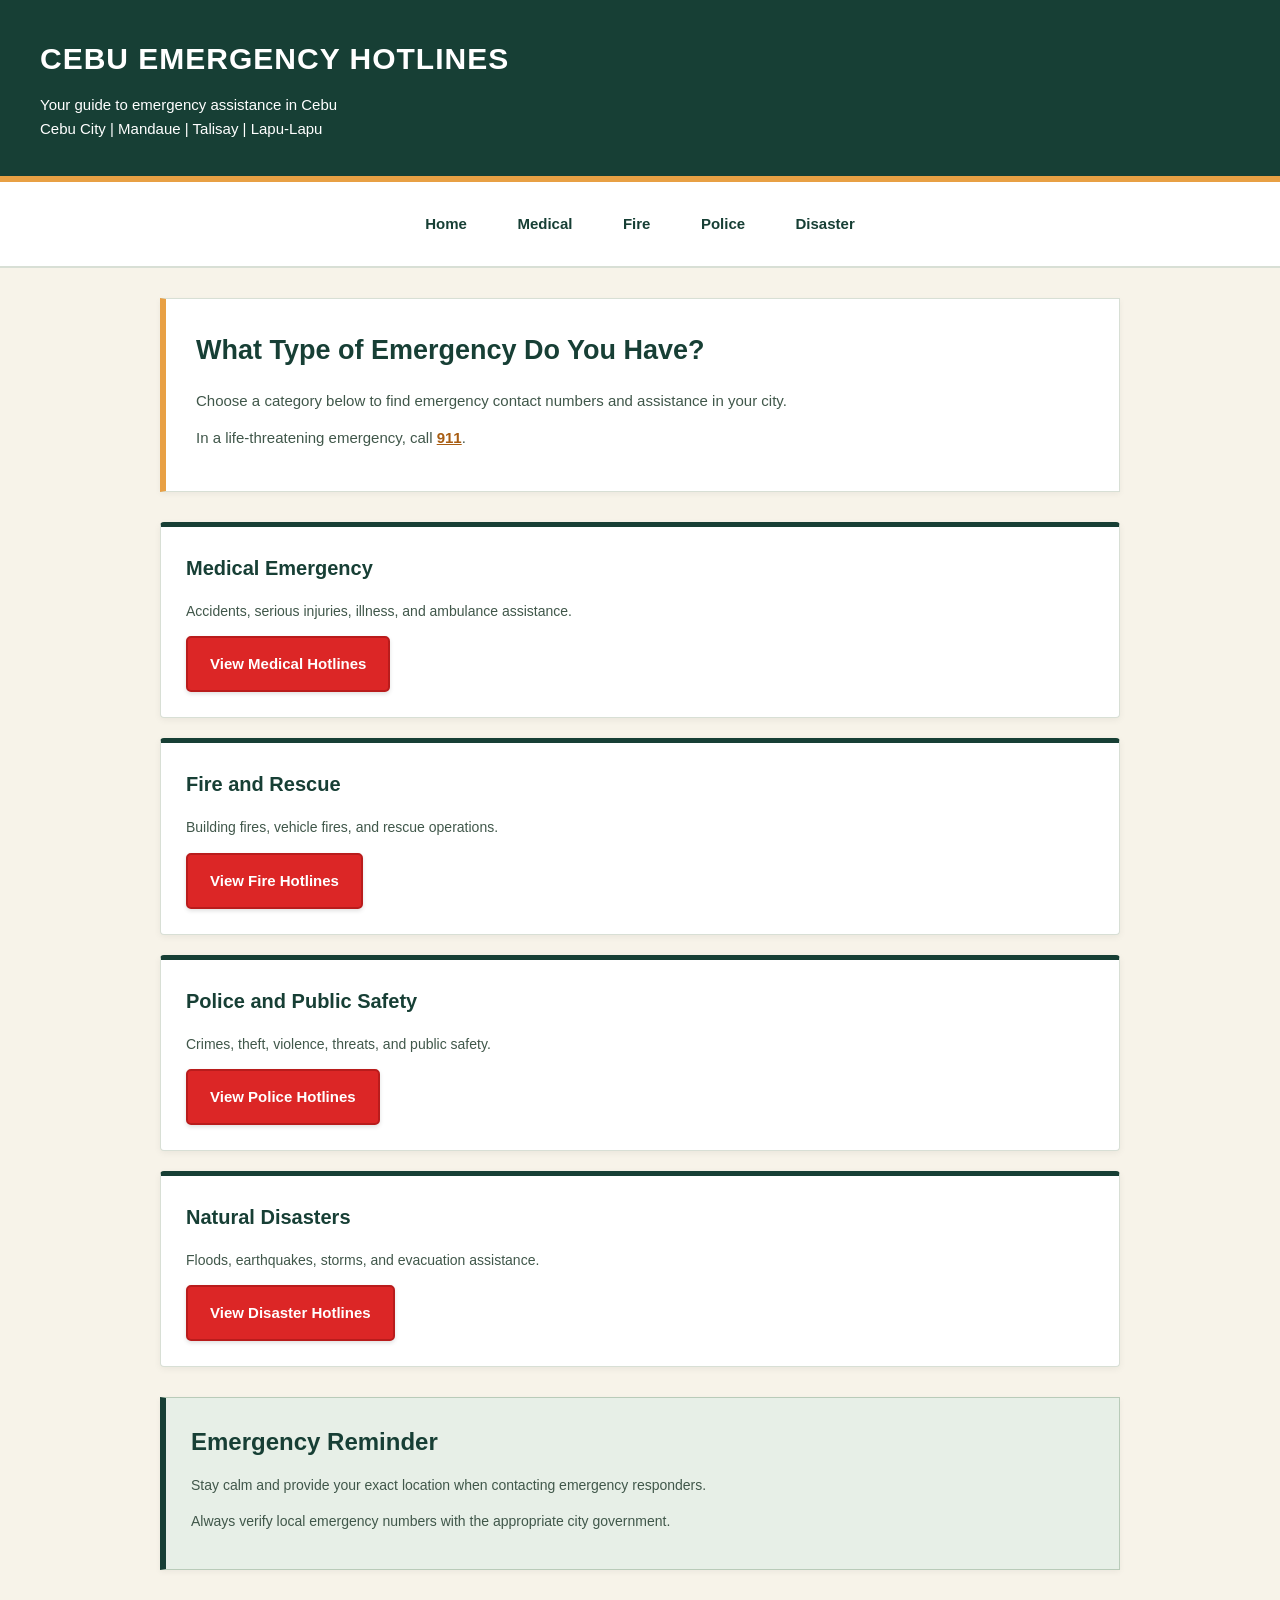
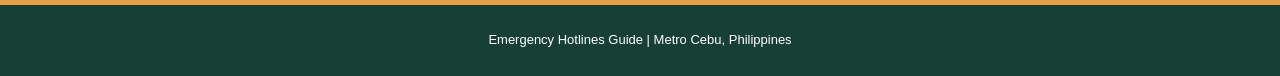
<file: index.html>
<!DOCTYPE html>
<html lang="en">
<head>
    <meta charset="UTF-8">
    <meta name="viewport" content="width=device-width, initial-scale=1.0">
    <title>Cebu Emergency Hotlines</title>
    <link rel="stylesheet" href="stylesheet.css">
</head>
<body>

    <header>
        <h1>CEBU EMERGENCY HOTLINES</h1>
        <p>Your guide to emergency assistance in Cebu</p>
        <p>Cebu City | Mandaue | Talisay | Lapu-Lapu</p>
    </header>

    <nav>
        <a href="index.html">Home</a>
        <a href="medical.html">Medical</a>
        <a href="fire.html">Fire</a>
        <a href="police.html">Police</a>
        <a href="disaster.html">Disaster</a>
    </nav>

    <main>
        <div class="welcome">
            <h2>What Type of Emergency Do You Have?</h2>
            <p>
                Choose a category below to find emergency
                contact numbers and assistance in your city.
            </p>
            <p>
                In a life-threatening emergency, call
                <a href="tel:911">911</a>.
            </p>
        </div>

        <div class="emergency-container">

            <div class="emergency-card">
                <h3>Medical Emergency</h3>
                <p>
                    Accidents, serious injuries, illness,
                    and ambulance assistance.
                </p>
                <a class="emergency-link" href="medical.html">
                    View Medical Hotlines
                </a>
            </div>

            <div class="emergency-card">
                <h3>Fire and Rescue</h3>
                <p>
                    Building fires, vehicle fires,
                    and rescue operations.
                </p>
                <a class="emergency-link" href="fire.html">
                    View Fire Hotlines
                </a>
            </div>

            <div class="emergency-card">
                <h3>Police and Public Safety</h3>
                <p>
                    Crimes, theft, violence,
                    threats, and public safety.
                </p>
                <a class="emergency-link" href="police.html">
                    View Police Hotlines
                </a>
            </div>

            <div class="emergency-card">
                <h3>Natural Disasters</h3>
                <p>
                    Floods, earthquakes, storms,
                    and evacuation assistance.
                </p>
                <a class="emergency-link" href="disaster.html">
                    View Disaster Hotlines
                </a>
            </div>

        </div>

        <div class="reminder">
            <h2>Emergency Reminder</h2>
            <p>
                Stay calm and provide your exact location
                when contacting emergency responders.
            </p>
            <p>
                Always verify local emergency numbers
                with the appropriate city government.
            </p>
        </div>
    </main>

    <div class="bottom-note">
        <p>Emergency Hotlines Guide | Metro Cebu, Philippines</p>
    </div>

</body>
</html>
</file>
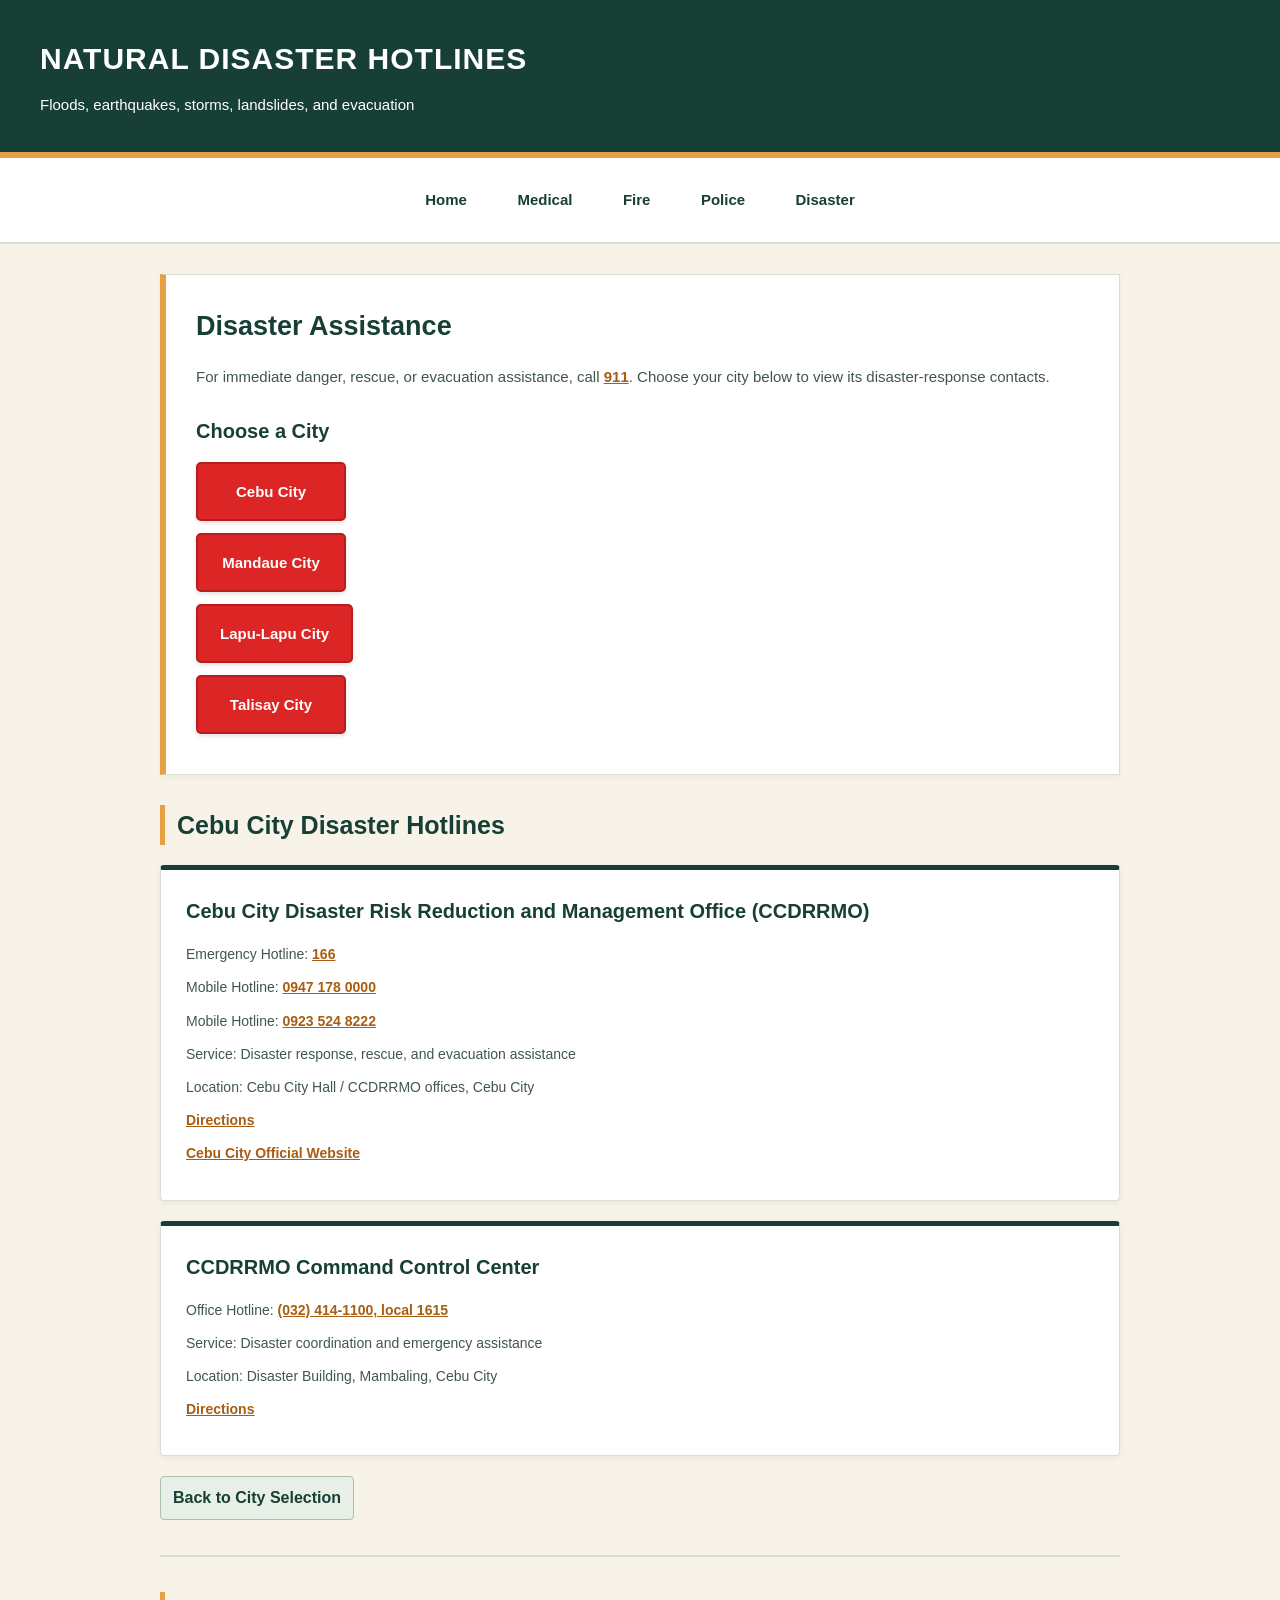
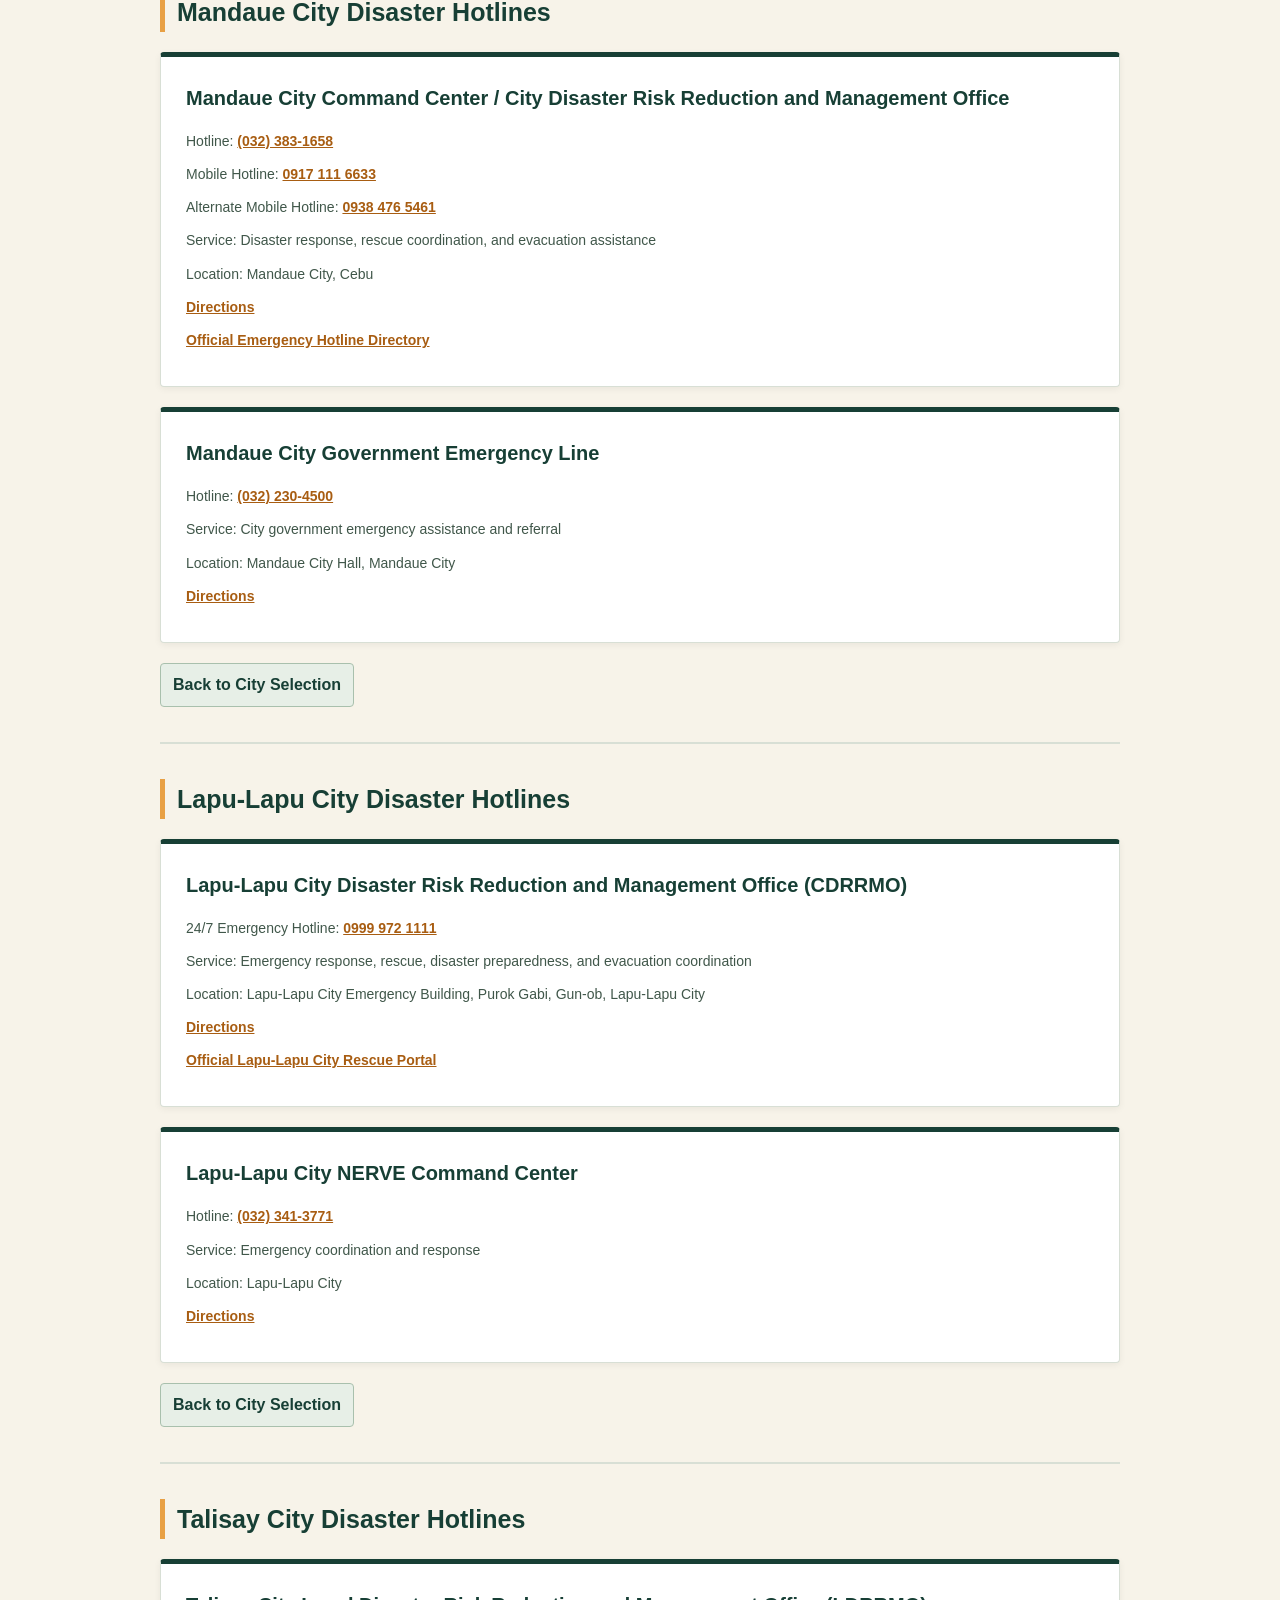
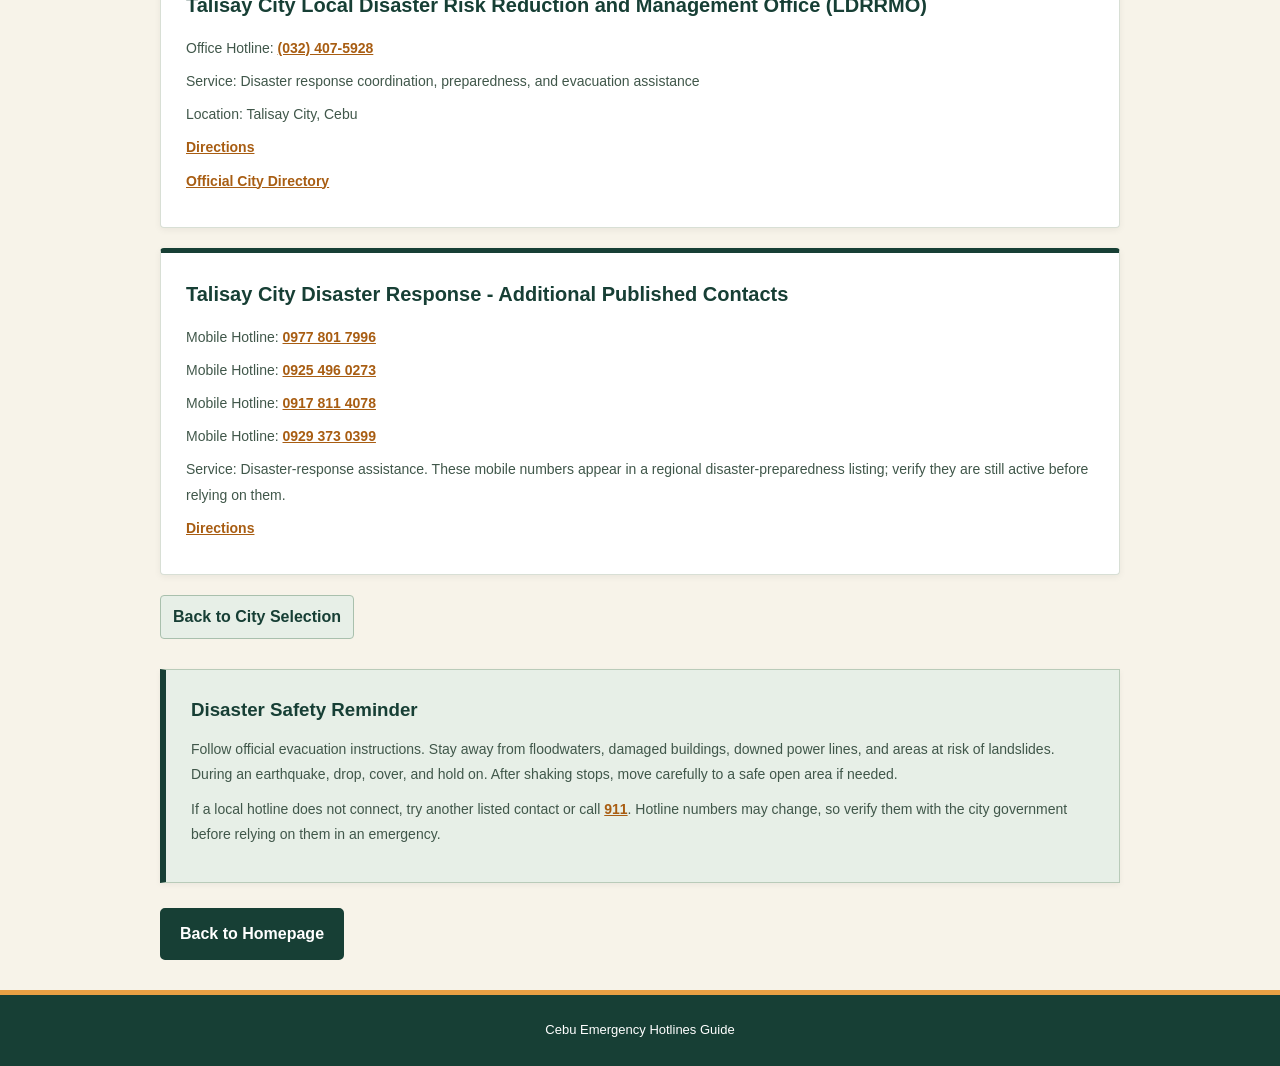
<file: disaster.html>
<!DOCTYPE html>
<html lang="en">
<head>
    <meta charset="UTF-8">
    <meta name="viewport" content="width=device-width, initial-scale=1.0">
    <title>Natural Disaster Hotlines</title>
    <link rel="stylesheet" href="stylesheet.css">
</head>

<body id="top">

    <header>
        <h1>NATURAL DISASTER HOTLINES</h1>
        <p>Floods, earthquakes, storms, landslides, and evacuation</p>
    </header>

    <nav>
        <a href="index.html">Home</a>
        <a href="medical.html">Medical</a>
        <a href="fire.html">Fire</a>
        <a href="police.html">Police</a>
        <a href="disaster.html">Disaster</a>
    </nav>

    <main>
        <div class="welcome">
            <h2>Disaster Assistance</h2>
            <p>
                For immediate danger, rescue, or evacuation assistance,
                call <a href="tel:911">911</a>.
                Choose your city below to view its disaster-response contacts.
            </p>

            <h3>Choose a City</h3>
            <p><a class="emergency-link" href="#cebu-city">Cebu City</a></p>
            <p><a class="emergency-link" href="#mandaue-city">Mandaue City</a></p>
            <p><a class="emergency-link" href="#lapu-lapu-city">Lapu-Lapu City</a></p>
            <p><a class="emergency-link" href="#talisay-city">Talisay City</a></p>
        </div>

        <!-- CEBU CITY -->
        <section id="cebu-city">
            <h2>Cebu City Disaster Hotlines</h2>

            <div class="emergency-card">
                <h3>Cebu City Disaster Risk Reduction and Management Office (CCDRRMO)</h3>
                <p>Emergency Hotline: <a href="tel:166">166</a></p>
                <p>Mobile Hotline: <a href="tel:+639471780000">0947 178 0000</a></p>
                <p>Mobile Hotline: <a href="tel:+639235248222">0923 524 8222</a></p>
                <p>Service: Disaster response, rescue, and evacuation assistance</p>
                <p>Location: Cebu City Hall / CCDRRMO offices, Cebu City</p>
                <p><a href="https://www.google.com/maps/search/?api=1&query=Cebu+City+Disaster+Risk+Reduction+Management+Office" target="_blank" rel="noopener">Directions</a></p>
                <p><a href="https://www.cebucity.gov.ph/" target="_blank" rel="noopener">Cebu City Official Website</a></p>
            </div>

            <div class="emergency-card">
                <h3>CCDRRMO Command Control Center</h3>
                <p>Office Hotline: <a href="tel:+63324141100">(032) 414-1100, local 1615</a></p>
                <p>Service: Disaster coordination and emergency assistance</p>
                <p>Location: Disaster Building, Mambaling, Cebu City</p>
                <p><a href="https://www.google.com/maps/search/?api=1&query=Cebu+City+Disaster+Building+Mambaling" target="_blank" rel="noopener">Directions</a></p>
            </div>

            <p><a href="#top">Back to City Selection</a></p>
        </section>

        <hr>

        <!-- MANDAUE CITY -->
        <section id="mandaue-city">
            <h2>Mandaue City Disaster Hotlines</h2>

            <div class="emergency-card">
                <h3>Mandaue City Command Center / City Disaster Risk Reduction and Management Office</h3>
                <p>Hotline: <a href="tel:+63323831658">(032) 383-1658</a></p>
                <p>Mobile Hotline: <a href="tel:+6391711116633">0917 111 6633</a></p>
                <p>Alternate Mobile Hotline: <a href="tel:+639384765461">0938 476 5461</a></p>
                <p>Service: Disaster response, rescue coordination, and evacuation assistance</p>
                <p>Location: Mandaue City, Cebu</p>
                <p><a href="https://www.google.com/maps/search/?api=1&query=Mandaue+City+Disaster+Risk+Reduction+Management+Office" target="_blank" rel="noopener">Directions</a></p>
                <p><a href="https://www.mandauecity.gov.ph/emergency-hotlines" target="_blank" rel="noopener">Official Emergency Hotline Directory</a></p>
            </div>

            <div class="emergency-card">
                <h3>Mandaue City Government Emergency Line</h3>
                <p>Hotline: <a href="tel:+63322304500">(032) 230-4500</a></p>
                <p>Service: City government emergency assistance and referral</p>
                <p>Location: Mandaue City Hall, Mandaue City</p>
                <p><a href="https://www.google.com/maps/search/?api=1&query=Mandaue+City+Hall" target="_blank" rel="noopener">Directions</a></p>
            </div>

            <p><a href="#top">Back to City Selection</a></p>
        </section>

        <hr>

        <!-- LAPU-LAPU CITY -->
        <section id="lapu-lapu-city">
            <h2>Lapu-Lapu City Disaster Hotlines</h2>

            <div class="emergency-card">
                <h3>Lapu-Lapu City Disaster Risk Reduction and Management Office (CDRRMO)</h3>
                <p>24/7 Emergency Hotline: <a href="tel:+639999721111">0999 972 1111</a></p>
                <p>Service: Emergency response, rescue, disaster preparedness, and evacuation coordination</p>
                <p>Location: Lapu-Lapu City Emergency Building, Purok Gabi, Gun-ob, Lapu-Lapu City</p>
                <p><a href="https://www.google.com/maps/search/?api=1&query=Lapu-Lapu+City+Emergency+Building+Gun-ob" target="_blank" rel="noopener">Directions</a></p>
                <p><a href="https://cdrrmo.lapulapucitygov.ph/" target="_blank" rel="noopener">Official Lapu-Lapu City Rescue Portal</a></p>
            </div>

            <div class="emergency-card">
                <h3>Lapu-Lapu City NERVE Command Center</h3>
                <p>Hotline: <a href="tel:+63323413771">(032) 341-3771</a></p>
                <p>Service: Emergency coordination and response</p>
                <p>Location: Lapu-Lapu City</p>
                <p><a href="https://www.google.com/maps/search/?api=1&query=Lapu-Lapu+City+NERVE+Command+Center" target="_blank" rel="noopener">Directions</a></p>
            </div>

            <p><a href="#top">Back to City Selection</a></p>
        </section>

        <hr>

        <!-- TALISAY CITY -->
        <section id="talisay-city">
            <h2>Talisay City Disaster Hotlines</h2>

            <div class="emergency-card">
                <h3>Talisay City Local Disaster Risk Reduction and Management Office (LDRRMO)</h3>
                <p>Office Hotline: <a href="tel:+63324075928">(032) 407-5928</a></p>
                <p>Service: Disaster response coordination, preparedness, and evacuation assistance</p>
                <p>Location: Talisay City, Cebu</p>
                <p><a href="https://www.google.com/maps/search/?api=1&query=Talisay+City+Local+Disaster+Risk+Reduction+Management+Office+Cebu" target="_blank" rel="noopener">Directions</a></p>
                <p><a href="https://talisaycitycebu.gov.ph/index.php/executive-department/" target="_blank" rel="noopener">Official City Directory</a></p>
            </div>

            <div class="emergency-card">
                <h3>Talisay City Disaster Response - Additional Published Contacts</h3>
                <p>Mobile Hotline: <a href="tel:+639778017996">0977 801 7996</a></p>
                <p>Mobile Hotline: <a href="tel:+639254960273">0925 496 0273</a></p>
                <p>Mobile Hotline: <a href="tel:+639178114078">0917 811 4078</a></p>
                <p>Mobile Hotline: <a href="tel:+639293730399">0929 373 0399</a></p>
                <p>Service: Disaster-response assistance. These mobile numbers appear in a regional disaster-preparedness listing; verify they are still active before relying on them.</p>
                <p><a href="https://www.google.com/maps/search/?api=1&query=Talisay+City+Disaster+Risk+Reduction+Management+Office+Cebu" target="_blank" rel="noopener">Directions</a></p>
            </div>

            <p><a href="#top">Back to City Selection</a></p>
        </section>

        <div class="reminder">
            <h3>Disaster Safety Reminder</h3>
            <p>
                Follow official evacuation instructions. Stay away from floodwaters,
                damaged buildings, downed power lines, and areas at risk of landslides.
                During an earthquake, drop, cover, and hold on. After shaking stops,
                move carefully to a safe open area if needed.
            </p>
            <p>
                If a local hotline does not connect, try another listed contact or call
                <a href="tel:911">911</a>. Hotline numbers may change, so verify them with
                the city government before relying on them in an emergency.
            </p>
        </div>

        <p><a href="index.html">Back to Homepage</a></p>
    </main>

    <div class="bottom-note">
        <p>Cebu Emergency Hotlines Guide</p>
    </div>

</body>
</html>
</file>
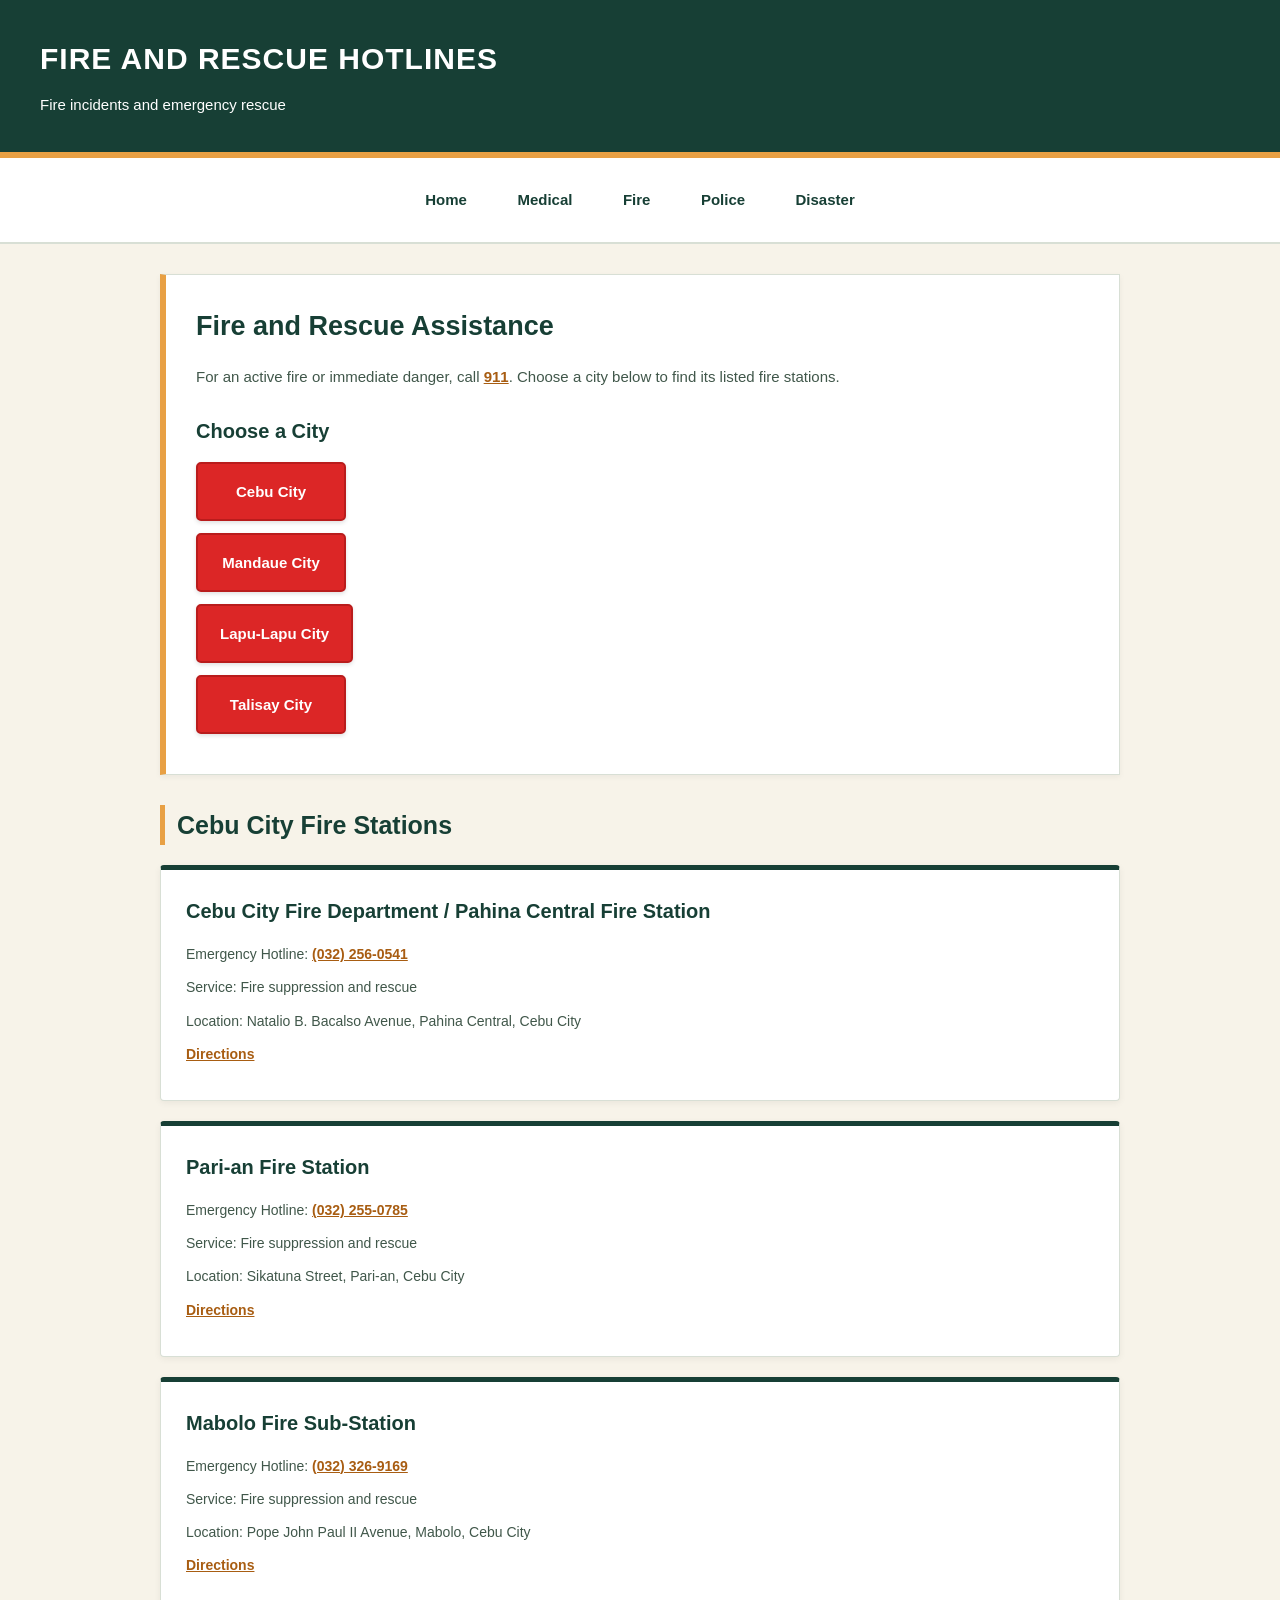
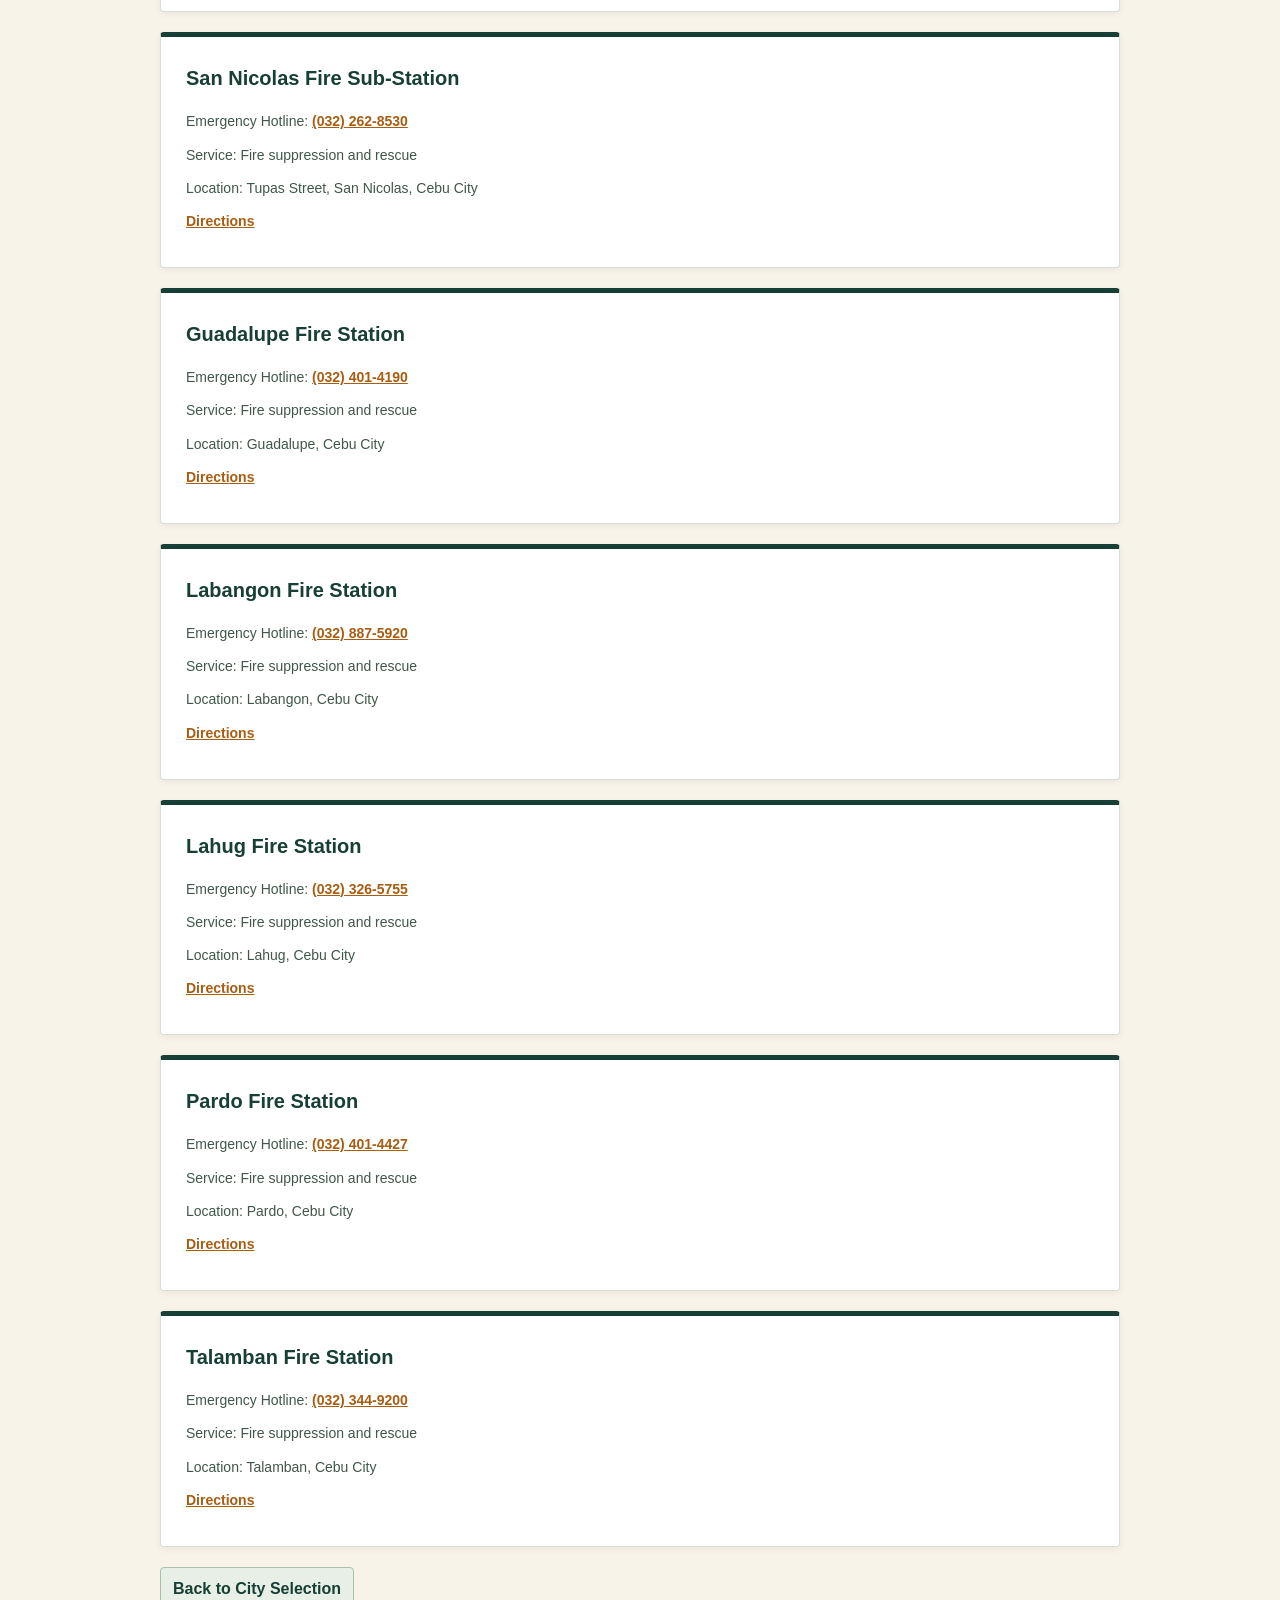
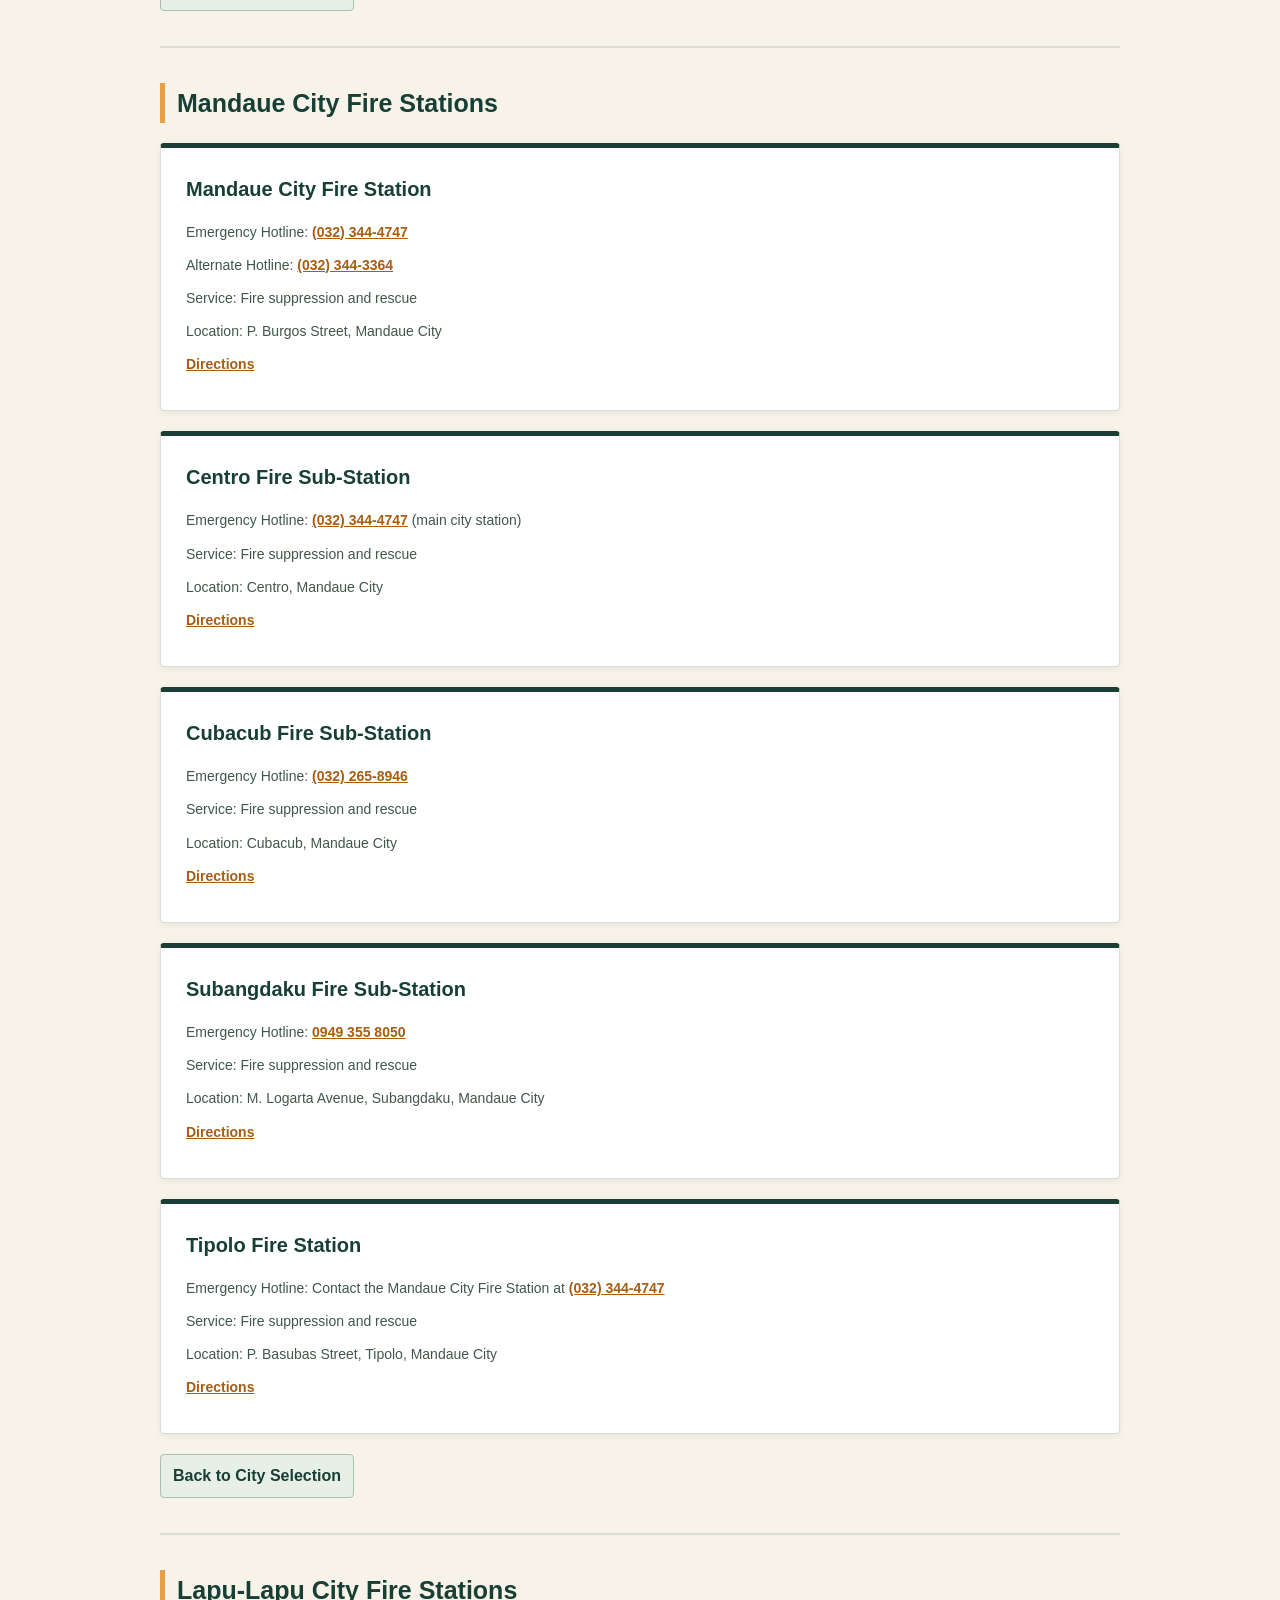
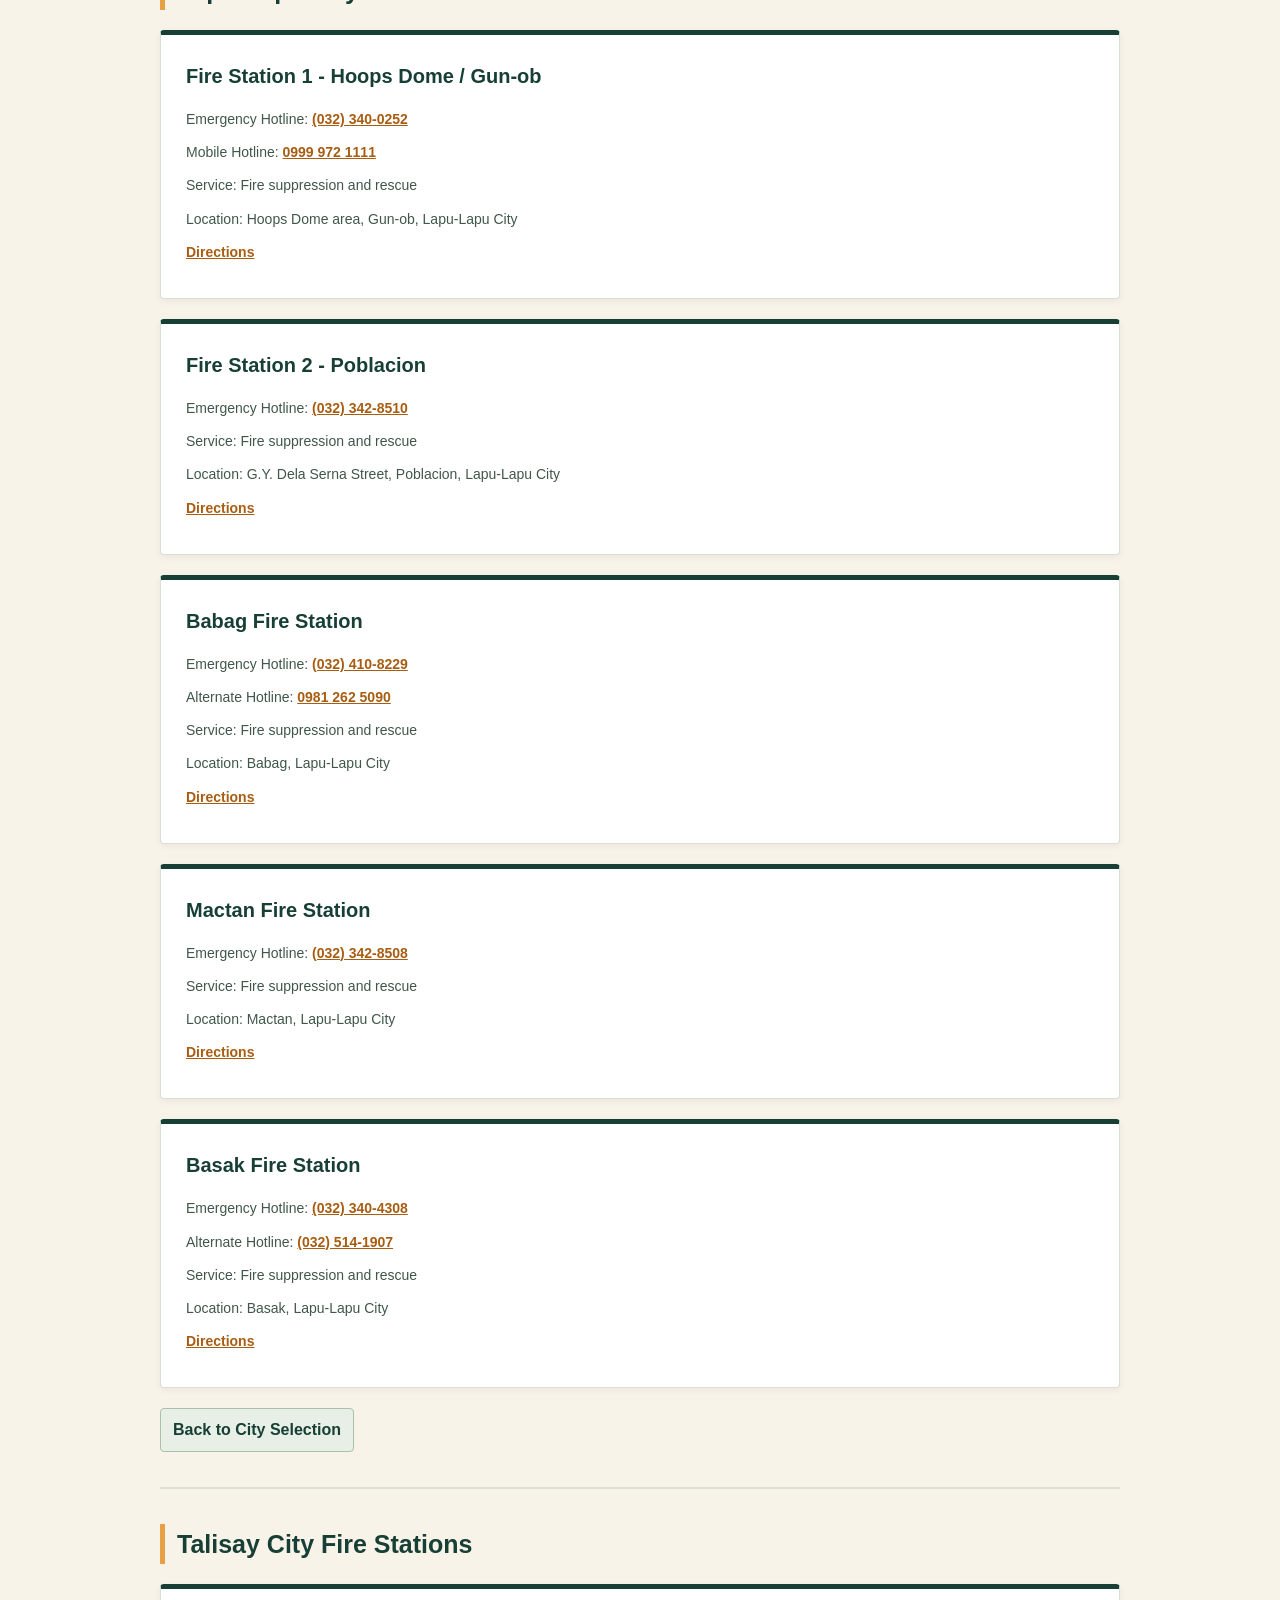
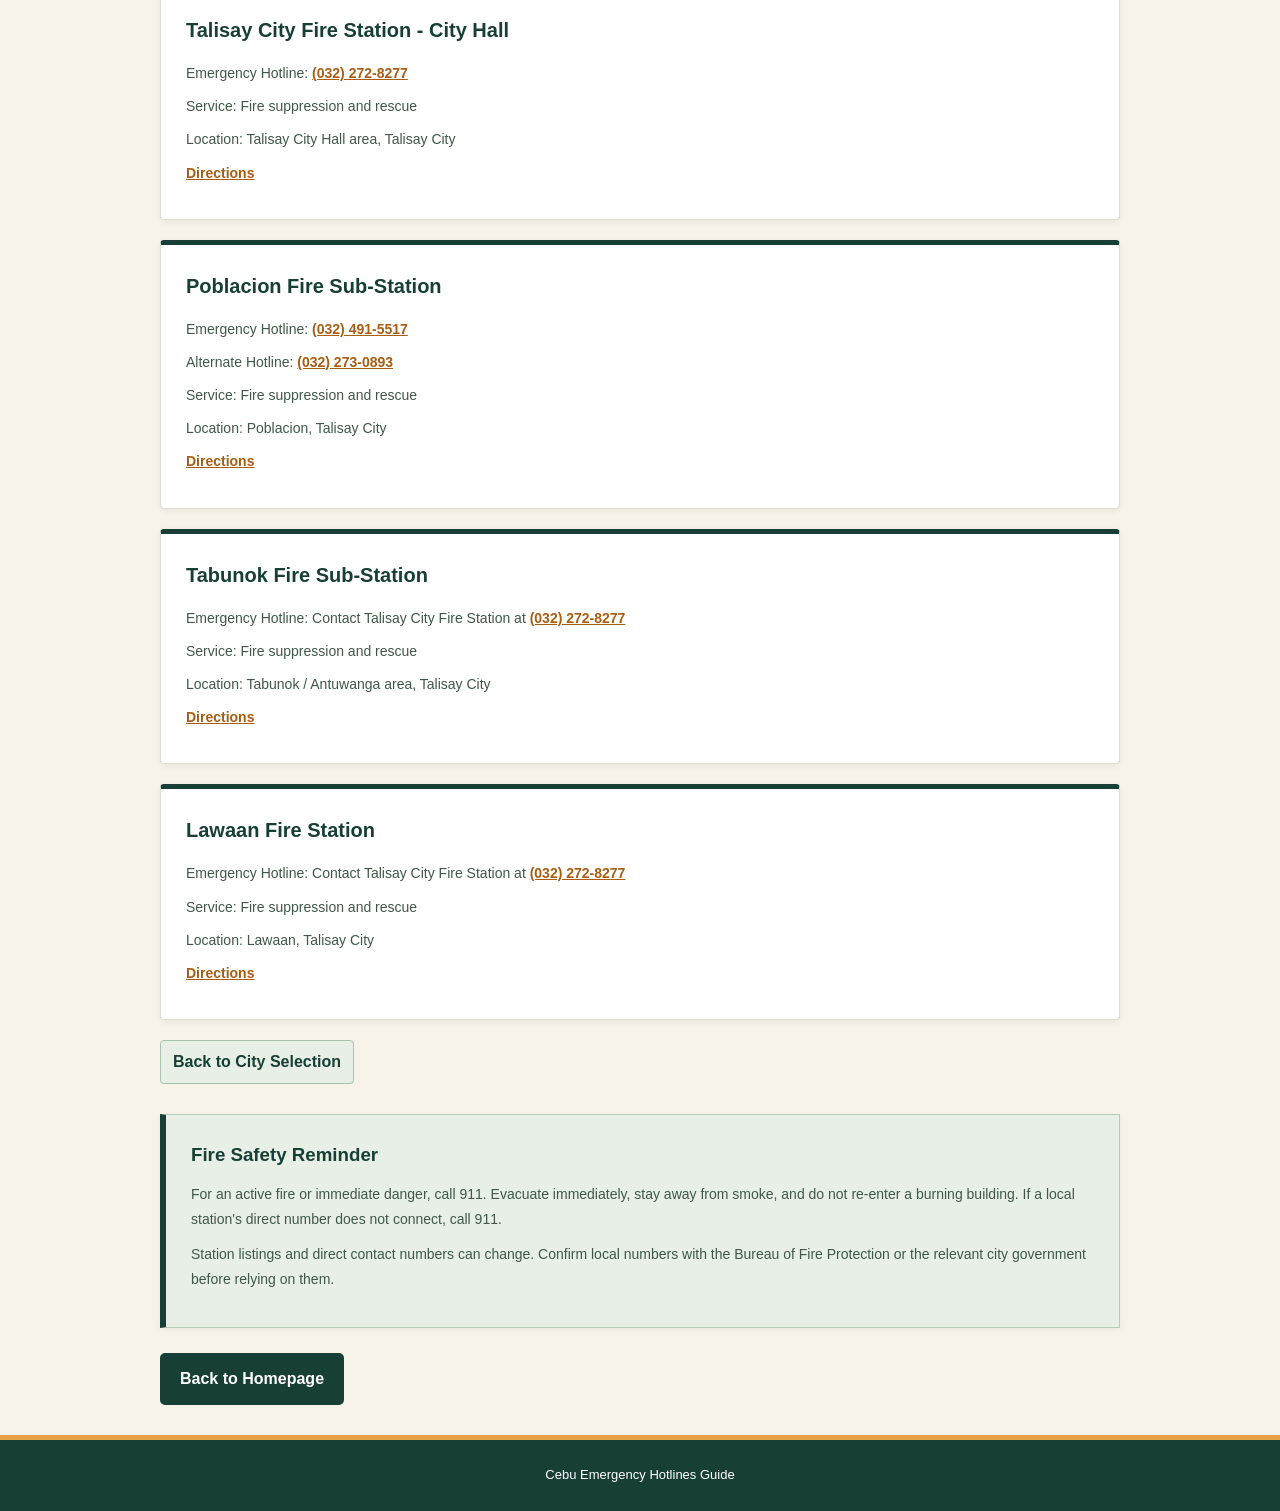
<file: fire.html>
<!DOCTYPE html>
<html lang="en">

<head>
    <meta charset="UTF-8">
    <meta name="viewport" content="width=device-width, initial-scale=1.0">
    <title>Fire and Rescue Hotlines</title>
    <link rel="stylesheet" href="stylesheet.css">
</head>

<body id="top">

    <header>
        <h1>FIRE AND RESCUE HOTLINES</h1>
        <p>Fire incidents and emergency rescue</p>
    </header>

    <nav>
        <a href="index.html">Home</a>
        <a href="medical.html">Medical</a>
        <a href="fire.html">Fire</a>
        <a href="police.html">Police</a>
        <a href="disaster.html">Disaster</a>
    </nav>

    <main>
        <div class="welcome">
            <h2>Fire and Rescue Assistance</h2>
            <p>
                For an active fire or immediate danger, call
                <a href="tel:911">911</a>.
                Choose a city below to find its listed fire stations.
            </p>

            <h3>Choose a City</h3>
            <p><a class="emergency-link" href="#cebu-city">Cebu City</a></p>
            <p><a class="emergency-link" href="#mandaue-city">Mandaue City</a></p>
            <p><a class="emergency-link" href="#lapu-lapu-city">Lapu-Lapu City</a></p>
            <p><a class="emergency-link" href="#talisay-city">Talisay City</a></p>
        </div>

        <!-- CEBU CITY -->
        <section id="cebu-city">
            <h2>Cebu City Fire Stations</h2>

            <div class="emergency-card">
                <h3>Cebu City Fire Department / Pahina Central Fire Station</h3>
                <p>Emergency Hotline: <a href="tel:+63322560541">(032) 256-0541</a></p>
                <p>Service: Fire suppression and rescue</p>
                <p>Location: Natalio B. Bacalso Avenue, Pahina Central, Cebu City</p>
                <p><a href="https://www.google.com/maps/search/?api=1&query=Pahina+Central+Fire+Station+Cebu+City" target="_blank" rel="noopener">Directions</a></p>
            </div>

            <div class="emergency-card">
                <h3>Pari-an Fire Station</h3>
                <p>Emergency Hotline: <a href="tel:+63322550785">(032) 255-0785</a></p>
                <p>Service: Fire suppression and rescue</p>
                <p>Location: Sikatuna Street, Pari-an, Cebu City</p>
                <p><a href="https://www.google.com/maps/search/?api=1&query=Pari-an+Fire+Station+Cebu+City" target="_blank" rel="noopener">Directions</a></p>
            </div>

            <div class="emergency-card">
                <h3>Mabolo Fire Sub-Station</h3>
                <p>Emergency Hotline: <a href="tel:+63323269169">(032) 326-9169</a></p>
                <p>Service: Fire suppression and rescue</p>
                <p>Location: Pope John Paul II Avenue, Mabolo, Cebu City</p>
                <p><a href="https://www.google.com/maps/search/?api=1&query=Mabolo+Fire+Sub+Station+Cebu+City" target="_blank" rel="noopener">Directions</a></p>
            </div>

            <div class="emergency-card">
                <h3>San Nicolas Fire Sub-Station</h3>
                <p>Emergency Hotline: <a href="tel:+63322628530">(032) 262-8530</a></p>
                <p>Service: Fire suppression and rescue</p>
                <p>Location: Tupas Street, San Nicolas, Cebu City</p>
                <p><a href="https://www.google.com/maps/search/?api=1&query=San+Nicolas+Fire+Substation+Cebu+City" target="_blank" rel="noopener">Directions</a></p>
            </div>

            <div class="emergency-card">
                <h3>Guadalupe Fire Station</h3>
                <p>Emergency Hotline: <a href="tel:+63324014190">(032) 401-4190</a></p>
                <p>Service: Fire suppression and rescue</p>
                <p>Location: Guadalupe, Cebu City</p>
                <p><a href="https://www.google.com/maps/search/?api=1&query=Guadalupe+Fire+Station+Cebu+City" target="_blank" rel="noopener">Directions</a></p>
            </div>

            <div class="emergency-card">
                <h3>Labangon Fire Station</h3>
                <p>Emergency Hotline: <a href="tel:+63328875920">(032) 887-5920</a></p>
                <p>Service: Fire suppression and rescue</p>
                <p>Location: Labangon, Cebu City</p>
                <p><a href="https://www.google.com/maps/search/?api=1&query=Labangon+Fire+Station+Cebu+City" target="_blank" rel="noopener">Directions</a></p>
            </div>

            <div class="emergency-card">
                <h3>Lahug Fire Station</h3>
                <p>Emergency Hotline: <a href="tel:+63323265755">(032) 326-5755</a></p>
                <p>Service: Fire suppression and rescue</p>
                <p>Location: Lahug, Cebu City</p>
                <p><a href="https://www.google.com/maps/search/?api=1&query=Lahug+Fire+Station+Cebu+City" target="_blank" rel="noopener">Directions</a></p>
            </div>

            <div class="emergency-card">
                <h3>Pardo Fire Station</h3>
                <p>Emergency Hotline: <a href="tel:+63324014427">(032) 401-4427</a></p>
                <p>Service: Fire suppression and rescue</p>
                <p>Location: Pardo, Cebu City</p>
                <p><a href="https://www.google.com/maps/search/?api=1&query=Pardo+Fire+Station+Cebu+City" target="_blank" rel="noopener">Directions</a></p>
            </div>

            <div class="emergency-card">
                <h3>Talamban Fire Station</h3>
                <p>Emergency Hotline: <a href="tel:+63323449200">(032) 344-9200</a></p>
                <p>Service: Fire suppression and rescue</p>
                <p>Location: Talamban, Cebu City</p>
                <p><a href="https://www.google.com/maps/search/?api=1&query=Talamban+Fire+Station+Cebu+City" target="_blank" rel="noopener">Directions</a></p>
            </div>

            <p><a href="#top">Back to City Selection</a></p>
        </section>

        <hr>

        <!-- MANDAUE CITY -->
        <section id="mandaue-city">
            <h2>Mandaue City Fire Stations</h2>

            <div class="emergency-card">
                <h3>Mandaue City Fire Station</h3>
                <p>Emergency Hotline: <a href="tel:+63323444747">(032) 344-4747</a></p>
                <p>Alternate Hotline: <a href="tel:+63323443364">(032) 344-3364</a></p>
                <p>Service: Fire suppression and rescue</p>
                <p>Location: P. Burgos Street, Mandaue City</p>
                <p><a href="https://www.google.com/maps/search/?api=1&query=Mandaue+City+Fire+Station" target="_blank" rel="noopener">Directions</a></p>
            </div>

            <div class="emergency-card">
                <h3>Centro Fire Sub-Station</h3>
                <p>Emergency Hotline: <a href="tel:+63323444747">(032) 344-4747</a> (main city station)</p>
                <p>Service: Fire suppression and rescue</p>
                <p>Location: Centro, Mandaue City</p>
                <p><a href="https://www.google.com/maps/search/?api=1&query=Centro+Fire+Substation+Mandaue+City" target="_blank" rel="noopener">Directions</a></p>
            </div>

            <div class="emergency-card">
                <h3>Cubacub Fire Sub-Station</h3>
                <p>Emergency Hotline: <a href="tel:+63322658946">(032) 265-8946</a></p>
                <p>Service: Fire suppression and rescue</p>
                <p>Location: Cubacub, Mandaue City</p>
                <p><a href="https://www.google.com/maps/search/?api=1&query=Cubacub+Fire+Substation+Mandaue+City" target="_blank" rel="noopener">Directions</a></p>
            </div>

            <div class="emergency-card">
                <h3>Subangdaku Fire Sub-Station</h3>
                <p>Emergency Hotline: <a href="tel:+639493558050">0949 355 8050</a></p>
                <p>Service: Fire suppression and rescue</p>
                <p>Location: M. Logarta Avenue, Subangdaku, Mandaue City</p>
                <p><a href="https://www.google.com/maps/search/?api=1&query=Subangdaku+Fire+Substation+Mandaue+City" target="_blank" rel="noopener">Directions</a></p>
            </div>

            <div class="emergency-card">
                <h3>Tipolo Fire Station</h3>
                <p>Emergency Hotline: Contact the Mandaue City Fire Station at <a href="tel:+63323444747">(032) 344-4747</a></p>
                <p>Service: Fire suppression and rescue</p>
                <p>Location: P. Basubas Street, Tipolo, Mandaue City</p>
                <p><a href="https://www.google.com/maps/search/?api=1&query=Tipolo+Fire+Station+Mandaue+City" target="_blank" rel="noopener">Directions</a></p>
            </div>

            <p><a href="#top">Back to City Selection</a></p>
        </section>

        <hr>

        <!-- LAPU-LAPU CITY -->
        <section id="lapu-lapu-city">
            <h2>Lapu-Lapu City Fire Stations</h2>

            <div class="emergency-card">
                <h3>Fire Station 1 - Hoops Dome / Gun-ob</h3>
                <p>Emergency Hotline: <a href="tel:+63323400252">(032) 340-0252</a></p>
                <p>Mobile Hotline: <a href="tel:+639999721111">0999 972 1111</a></p>
                <p>Service: Fire suppression and rescue</p>
                <p>Location: Hoops Dome area, Gun-ob, Lapu-Lapu City</p>
                <p><a href="https://www.google.com/maps/search/?api=1&query=BFP+Fire+Station+1+Hoops+Dome+Lapu-Lapu+City" target="_blank" rel="noopener">Directions</a></p>
            </div>

            <div class="emergency-card">
                <h3>Fire Station 2 - Poblacion</h3>
                <p>Emergency Hotline: <a href="tel:+63323428510">(032) 342-8510</a></p>
                <p>Service: Fire suppression and rescue</p>
                <p>Location: G.Y. Dela Serna Street, Poblacion, Lapu-Lapu City</p>
                <p><a href="https://www.google.com/maps/search/?api=1&query=BFP+Poblacion+Fire+Station+2+Lapu-Lapu+City" target="_blank" rel="noopener">Directions</a></p>
            </div>

            <div class="emergency-card">
                <h3>Babag Fire Station</h3>
                <p>Emergency Hotline: <a href="tel:+63324108229">(032) 410-8229</a></p>
                <p>Alternate Hotline: <a href="tel:+639812625090">0981 262 5090</a></p>
                <p>Service: Fire suppression and rescue</p>
                <p>Location: Babag, Lapu-Lapu City</p>
                <p><a href="https://www.google.com/maps/search/?api=1&query=Babag+Fire+Station+Lapu-Lapu+City" target="_blank" rel="noopener">Directions</a></p>
            </div>

            <div class="emergency-card">
                <h3>Mactan Fire Station</h3>
                <p>Emergency Hotline: <a href="tel:+63323428508">(032) 342-8508</a></p>
                <p>Service: Fire suppression and rescue</p>
                <p>Location: Mactan, Lapu-Lapu City</p>
                <p><a href="https://www.google.com/maps/search/?api=1&query=Mactan+Fire+Station+Lapu-Lapu+City" target="_blank" rel="noopener">Directions</a></p>
            </div>

            <div class="emergency-card">
                <h3>Basak Fire Station</h3>
                <p>Emergency Hotline: <a href="tel:+63323404308">(032) 340-4308</a></p>
                <p>Alternate Hotline: <a href="tel:+63325141907">(032) 514-1907</a></p>
                <p>Service: Fire suppression and rescue</p>
                <p>Location: Basak, Lapu-Lapu City</p>
                <p><a href="https://www.google.com/maps/search/?api=1&query=Basak+Fire+Station+Lapu-Lapu+City" target="_blank" rel="noopener">Directions</a></p>
            </div>

            <p><a href="#top">Back to City Selection</a></p>
        </section>

        <hr>

        <!-- TALISAY CITY -->
        <section id="talisay-city">
            <h2>Talisay City Fire Stations</h2>

            <div class="emergency-card">
                <h3>Talisay City Fire Station - City Hall</h3>
                <p>Emergency Hotline: <a href="tel:+63322728277">(032) 272-8277</a></p>
                <p>Service: Fire suppression and rescue</p>
                <p>Location: Talisay City Hall area, Talisay City</p>
                <p><a href="https://www.google.com/maps/search/?api=1&query=Talisay+City+Fire+Station+City+Hall+Cebu" target="_blank" rel="noopener">Directions</a></p>
            </div>

            <div class="emergency-card">
                <h3>Poblacion Fire Sub-Station</h3>
                <p>Emergency Hotline: <a href="tel:+63324915517">(032) 491-5517</a></p>
                <p>Alternate Hotline: <a href="tel:+63322730893">(032) 273-0893</a></p>
                <p>Service: Fire suppression and rescue</p>
                <p>Location: Poblacion, Talisay City</p>
                <p><a href="https://www.google.com/maps/search/?api=1&query=BFP+Poblacion+Fire+Station+Talisay+City+Cebu" target="_blank" rel="noopener">Directions</a></p>
            </div>

            <div class="emergency-card">
                <h3>Tabunok Fire Sub-Station</h3>
                <p>Emergency Hotline: Contact Talisay City Fire Station at <a href="tel:+63322728277">(032) 272-8277</a></p>
                <p>Service: Fire suppression and rescue</p>
                <p>Location: Tabunok / Antuwanga area, Talisay City</p>
                <p><a href="https://www.google.com/maps/search/?api=1&query=Tabunok+Fire+Substation+Talisay+City+Cebu" target="_blank" rel="noopener">Directions</a></p>
            </div>

            <div class="emergency-card">
                <h3>Lawaan Fire Station</h3>
                <p>Emergency Hotline: Contact Talisay City Fire Station at <a href="tel:+63322728277">(032) 272-8277</a></p>
                <p>Service: Fire suppression and rescue</p>
                <p>Location: Lawaan, Talisay City</p>
                <p><a href="https://www.google.com/maps/search/?api=1&query=Lawaan+Fire+Station+Talisay+City+Cebu" target="_blank" rel="noopener">Directions</a></p>
            </div>

            <p><a href="#top">Back to City Selection</a></p>
        </section>

        <div class="reminder">
            <h3>Fire Safety Reminder</h3>
            <p>
                For an active fire or immediate danger, call 911.
                Evacuate immediately, stay away from smoke, and do not re-enter a burning building.
                If a local station's direct number does not connect, call 911.
            </p>
            <p>
                Station listings and direct contact numbers can change. Confirm local numbers with the
                Bureau of Fire Protection or the relevant city government before relying on them.
            </p>
        </div>

        <p><a href="index.html">Back to Homepage</a></p>
    </main>

    <div class="bottom-note">
        <p>Cebu Emergency Hotlines Guide</p>
    </div>

</body>
</html>
</file>
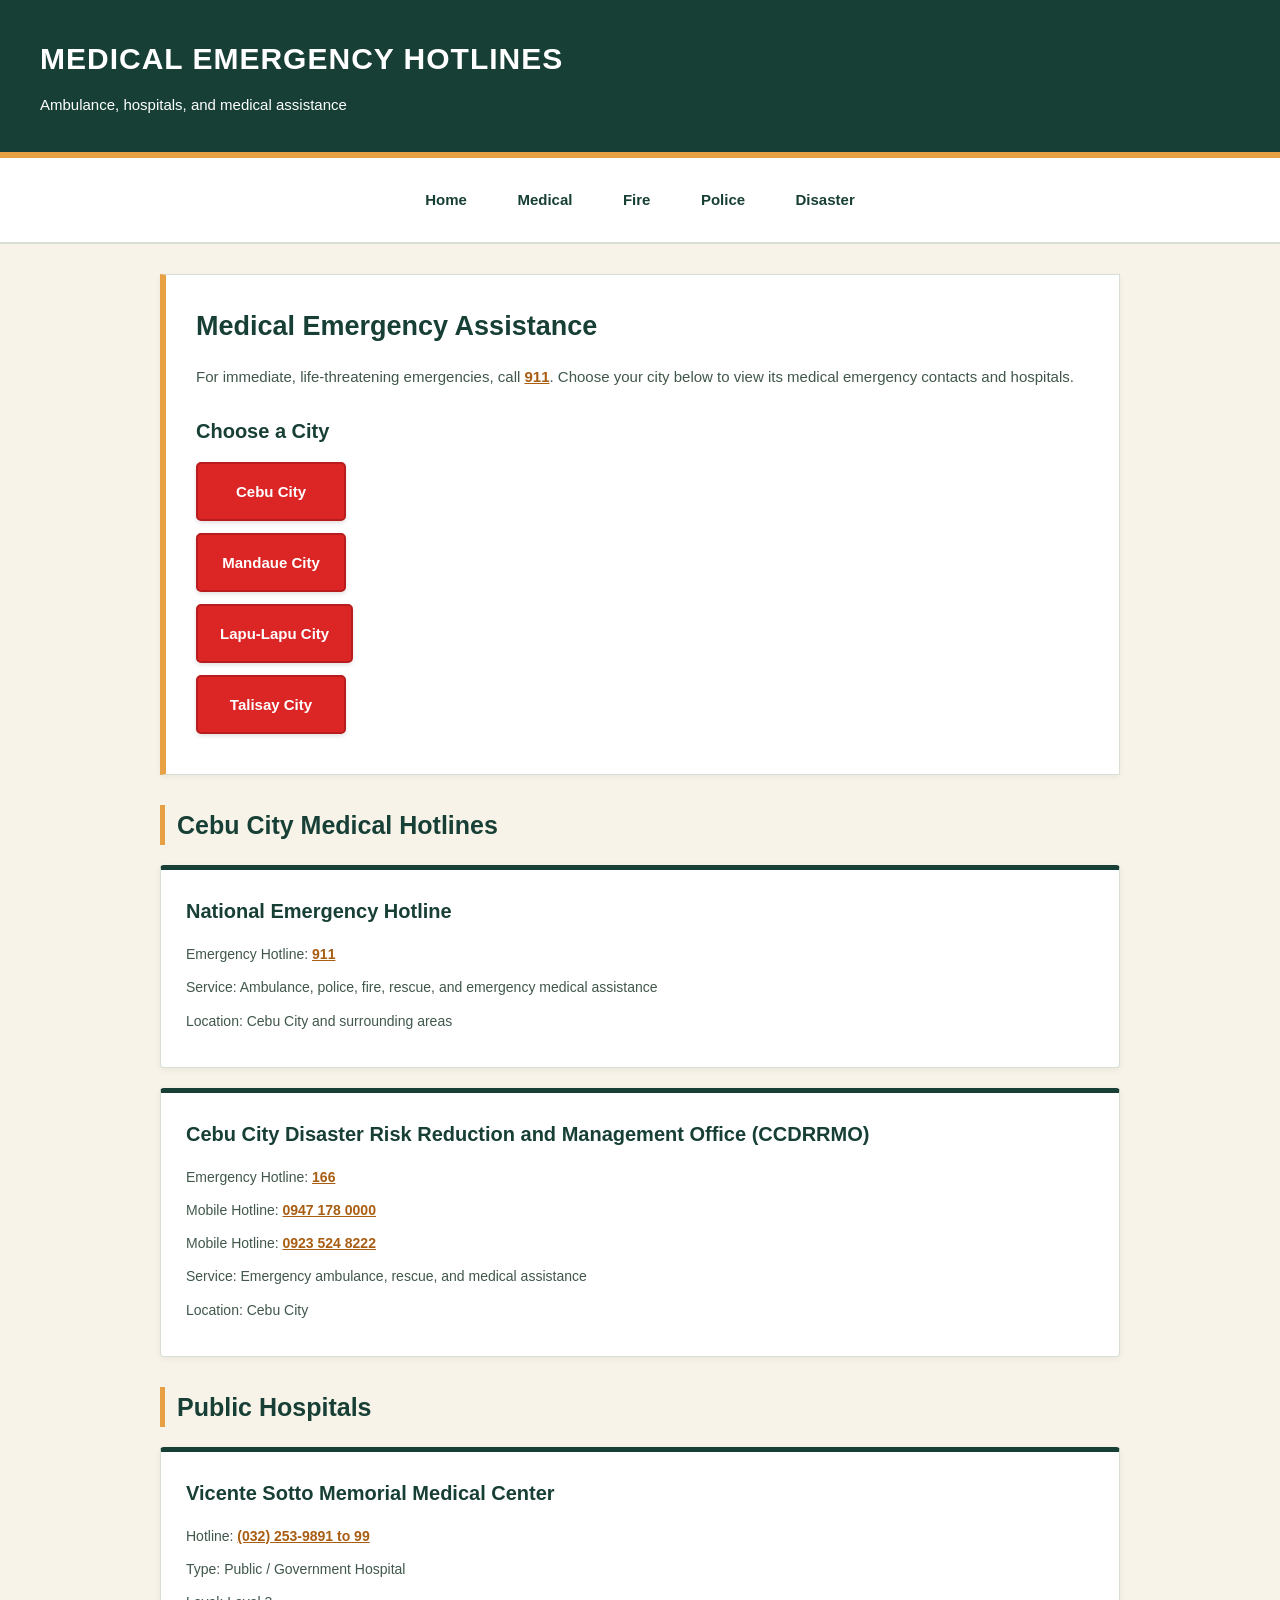
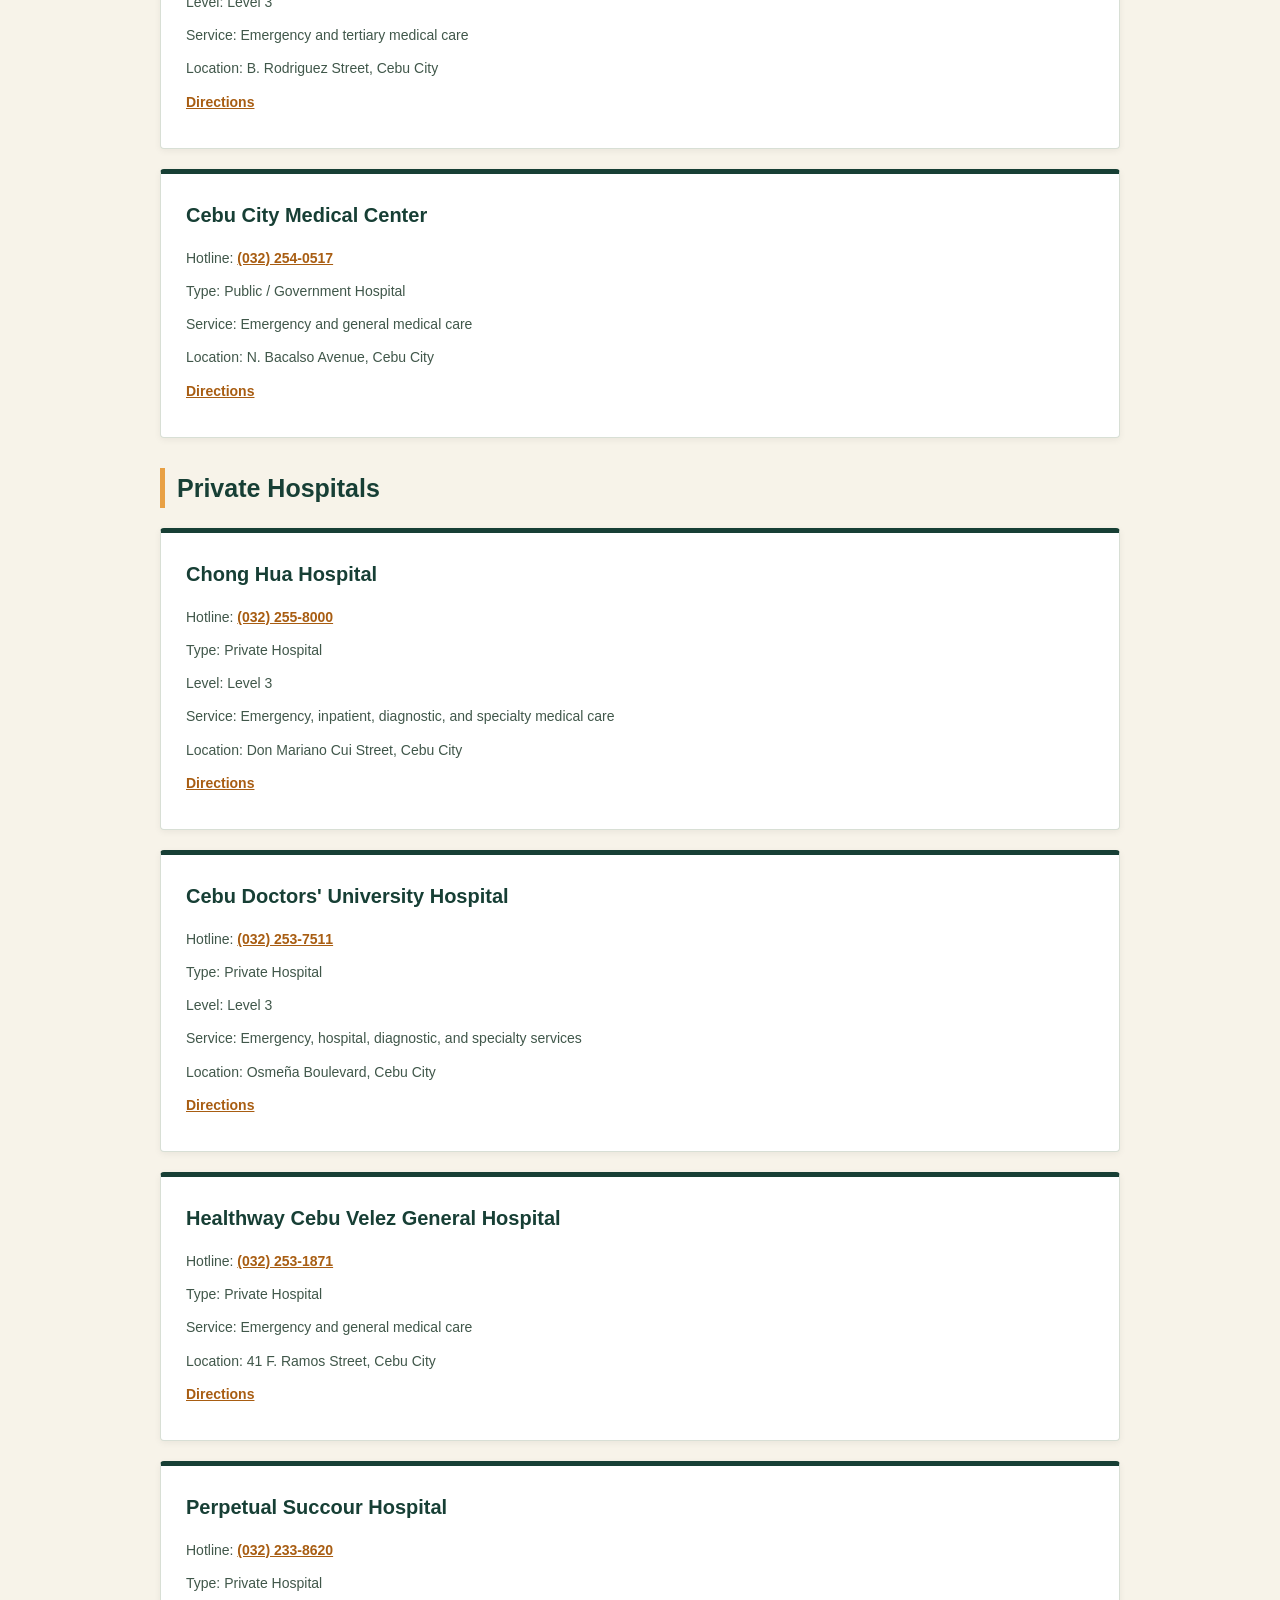
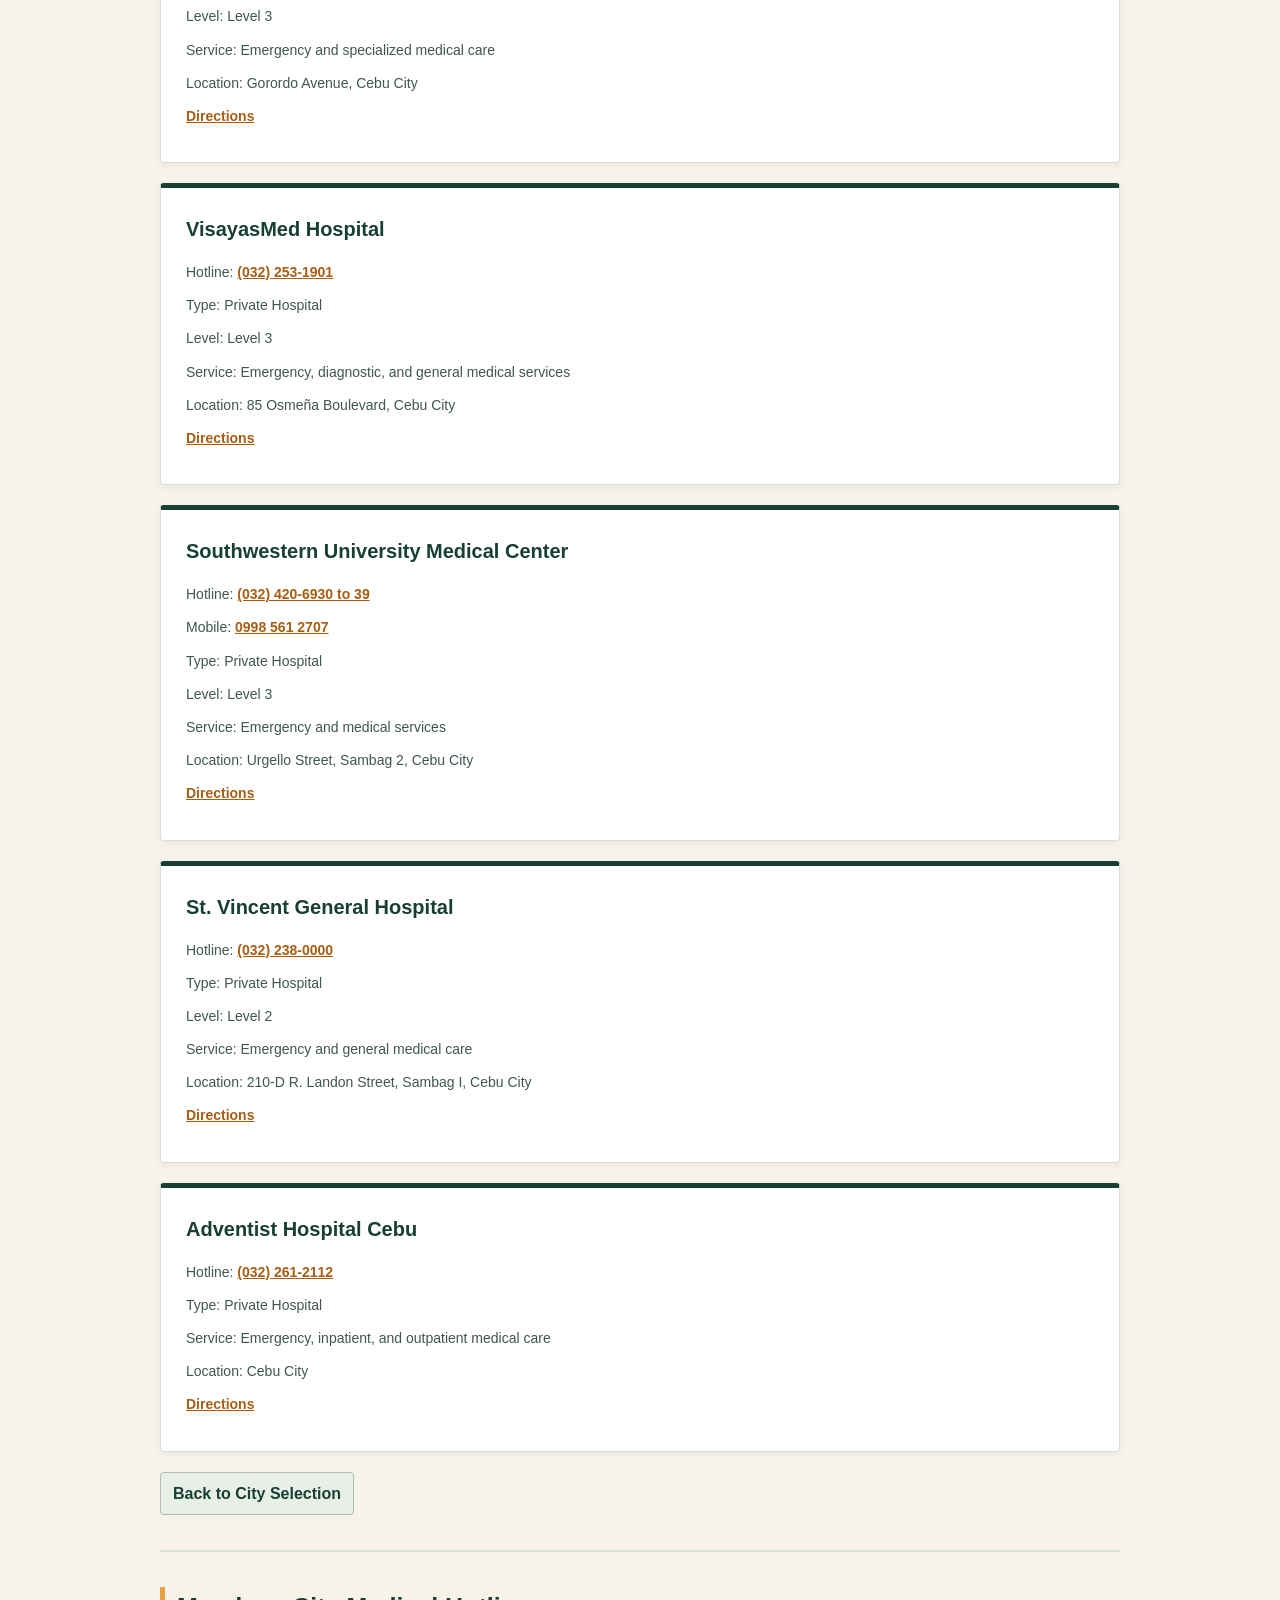
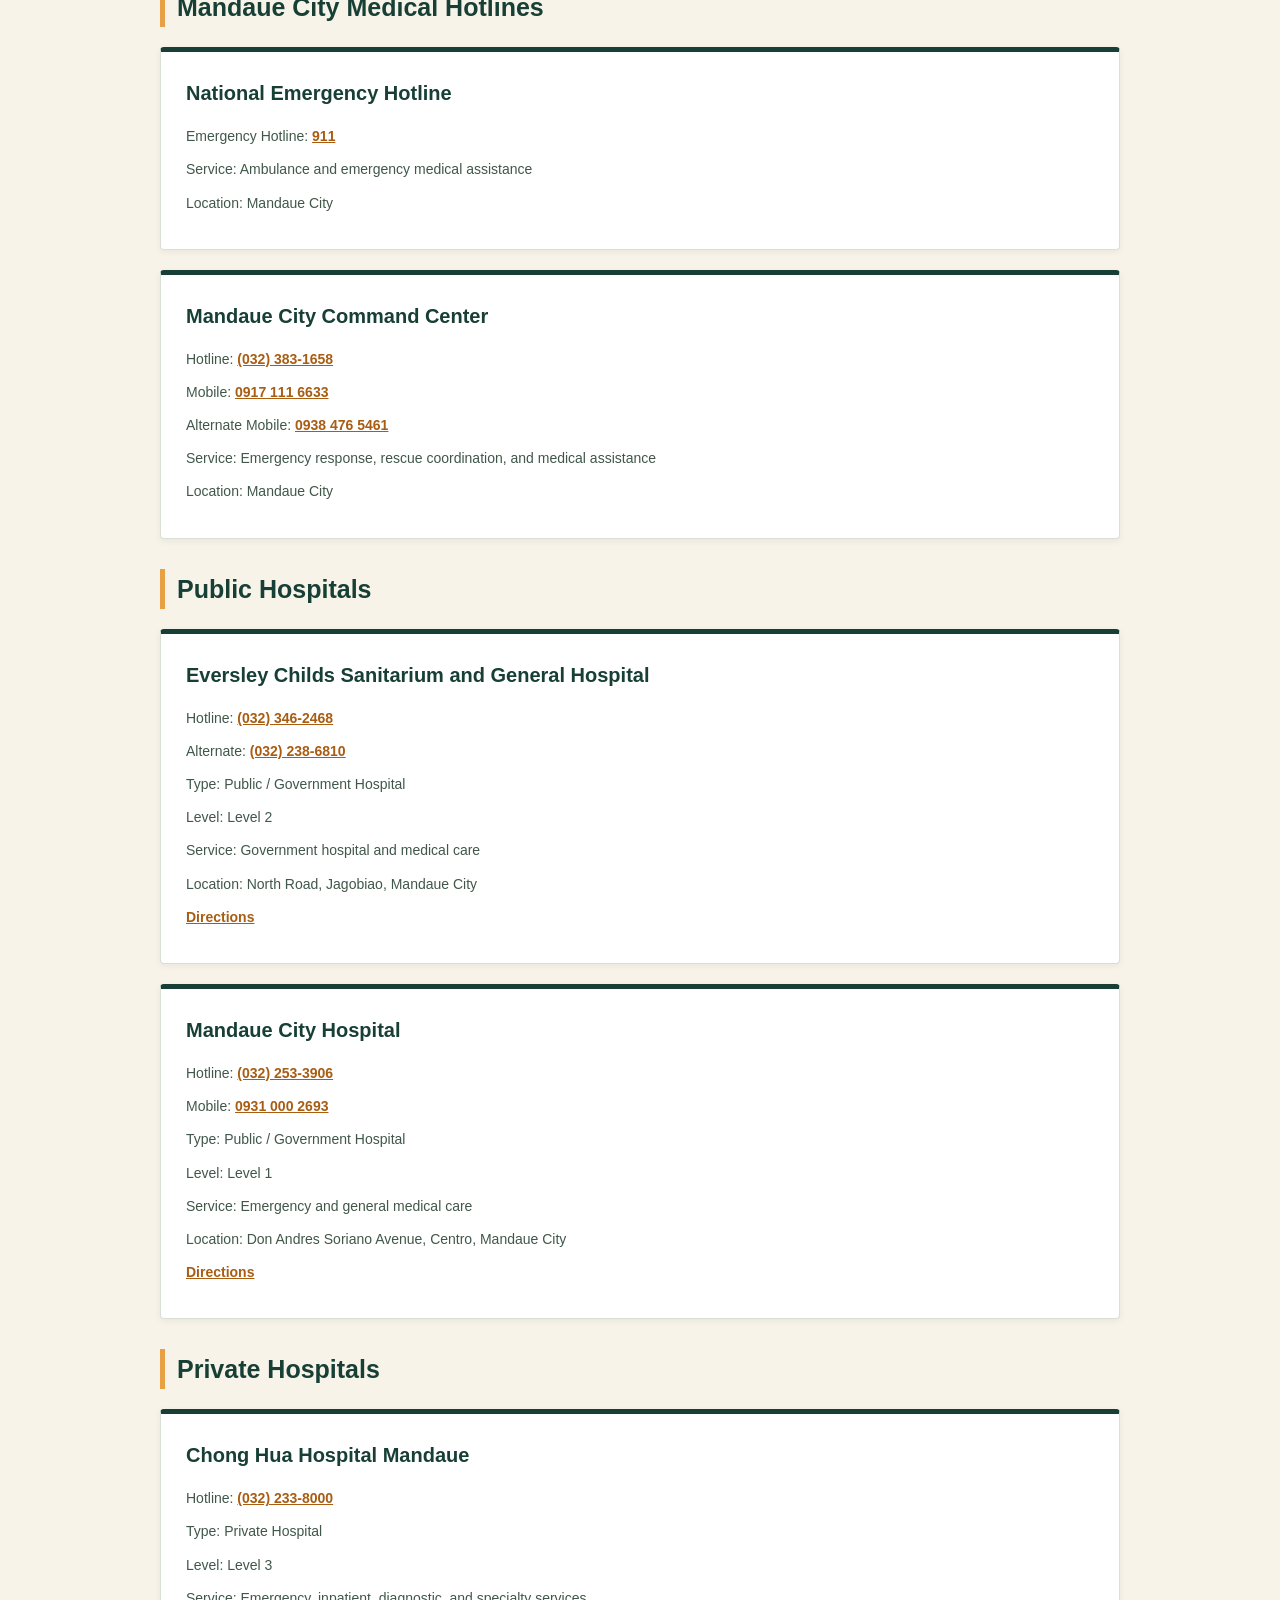
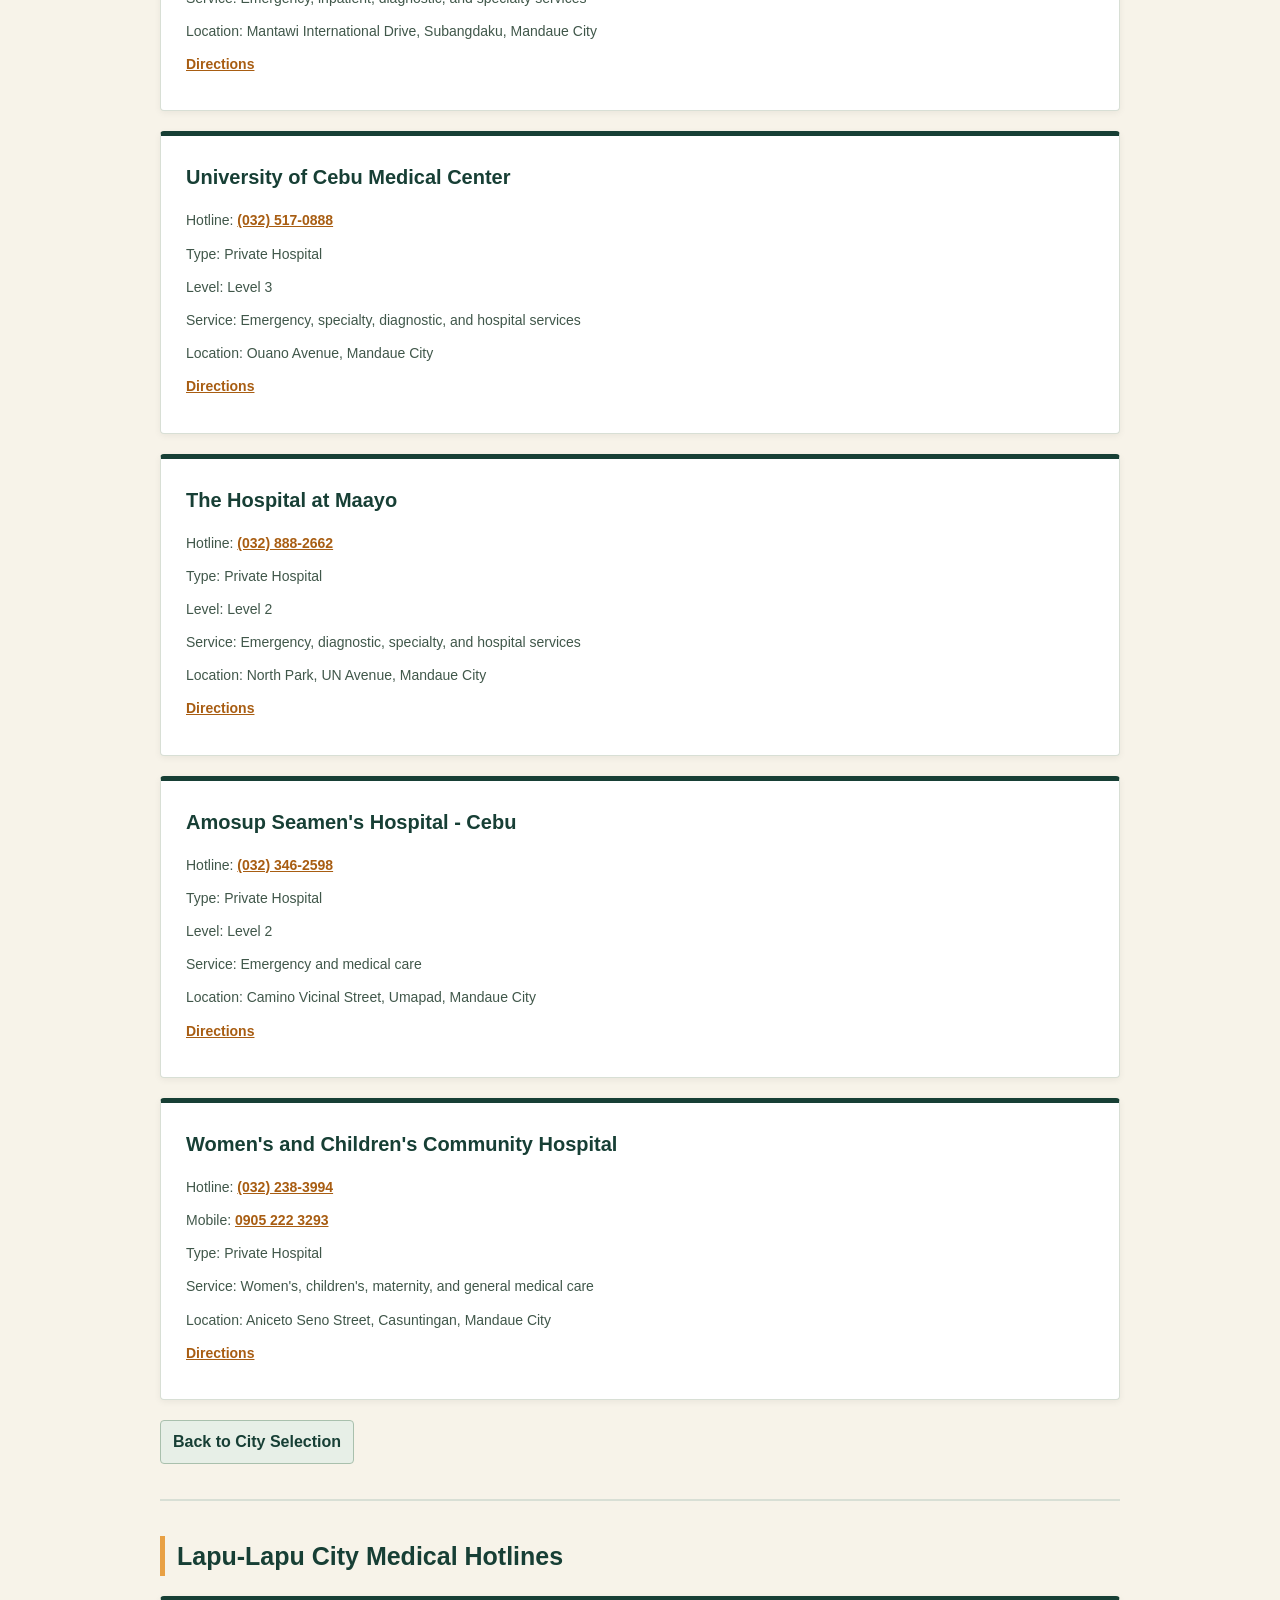
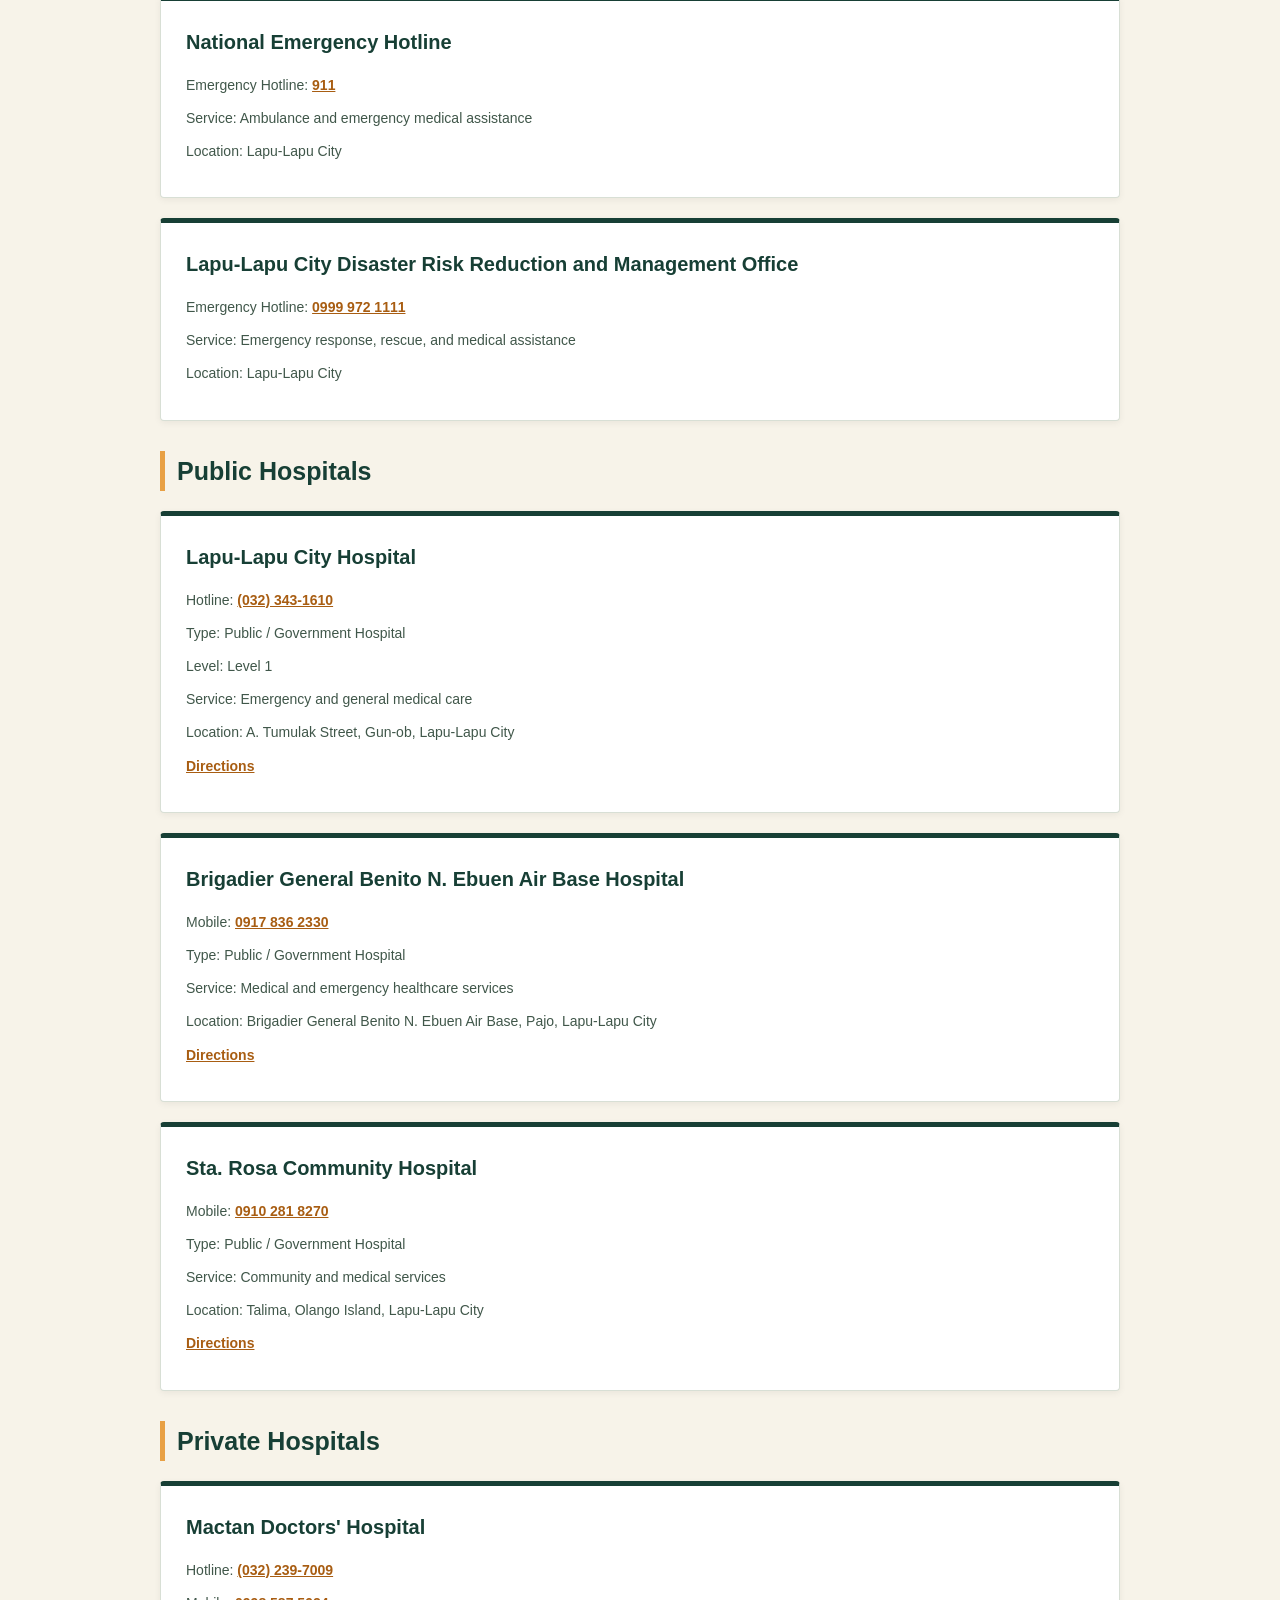
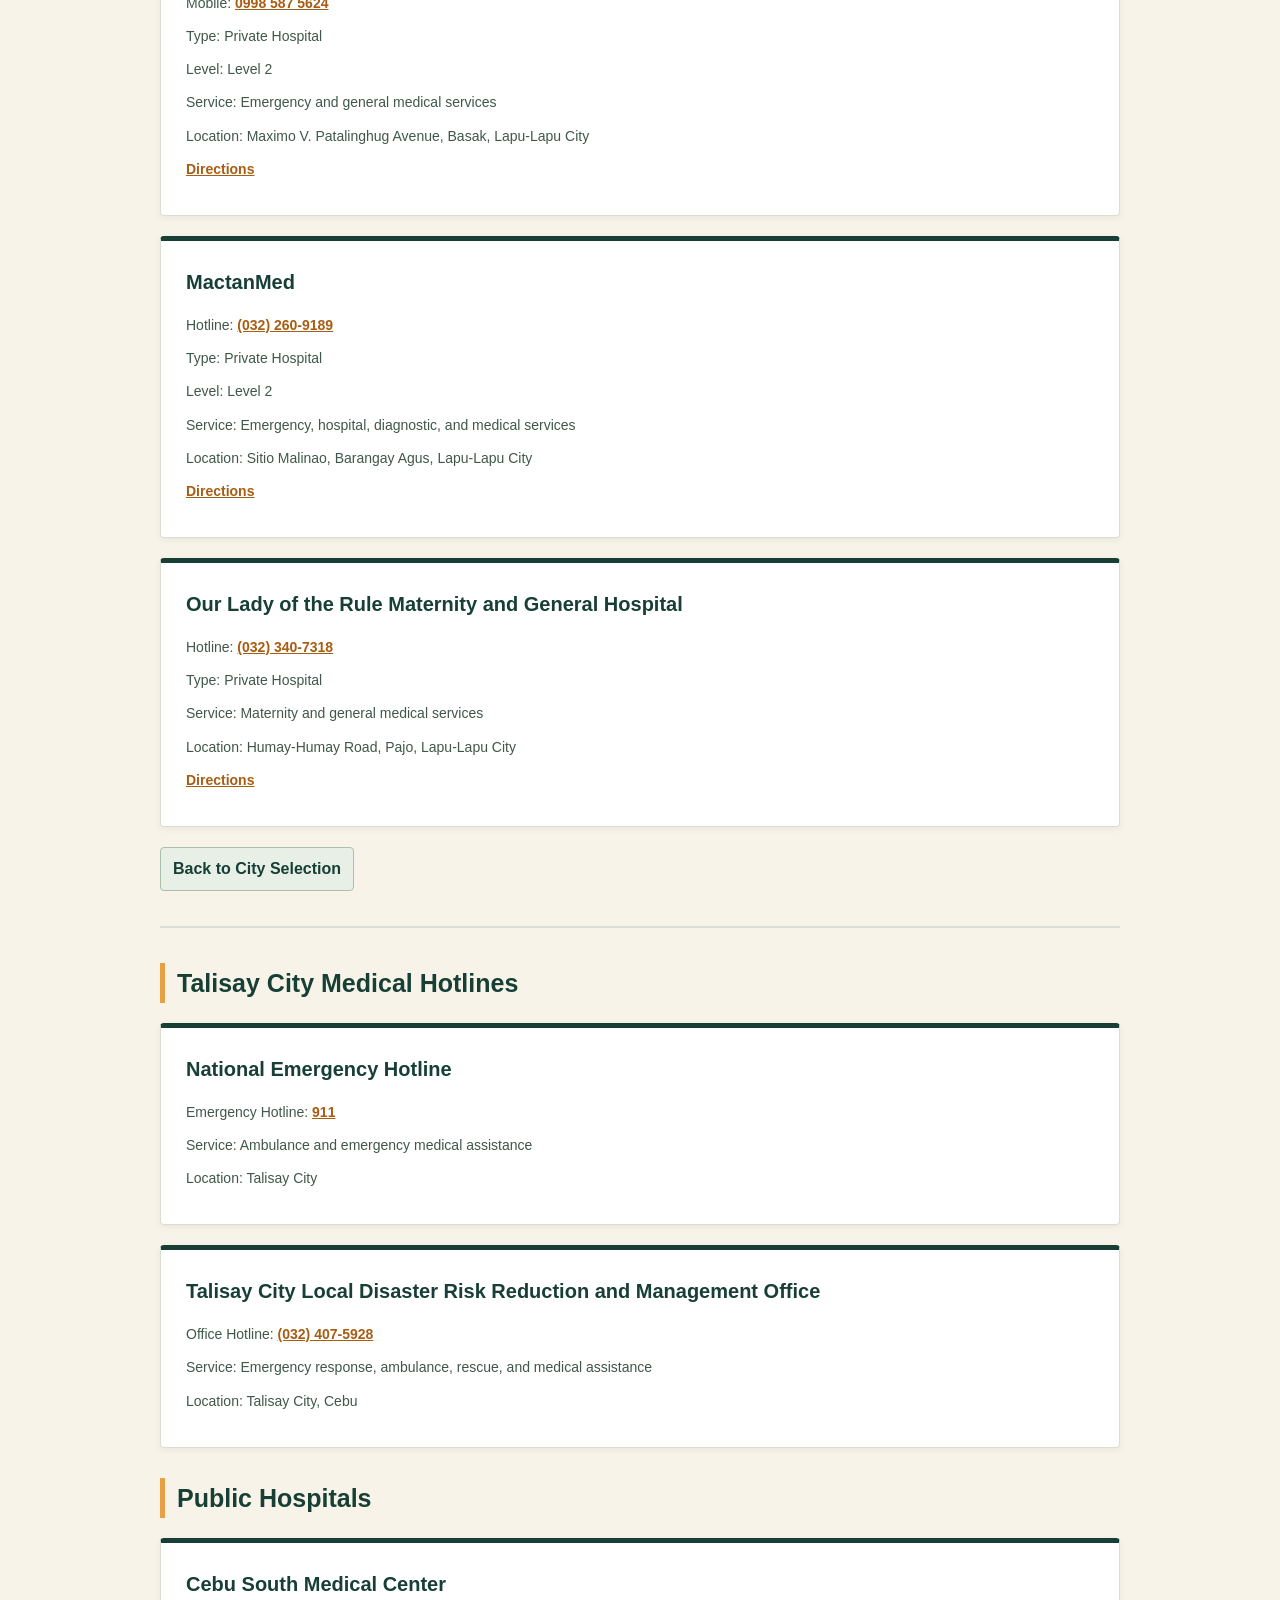
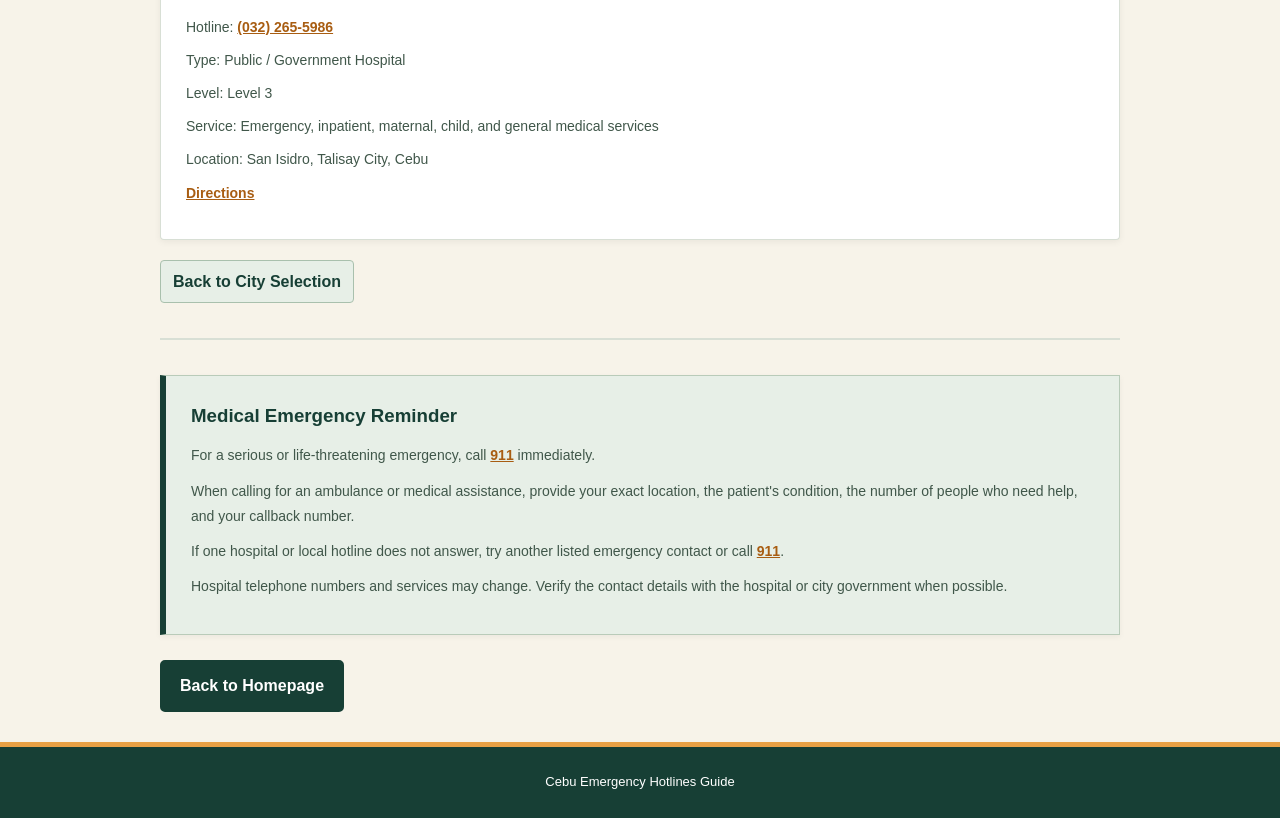
<file: medical.html>
<!DOCTYPE html>
<html lang="en">

<head>
    <meta charset="UTF-8">
    <meta name="viewport" content="width=device-width, initial-scale=1.0">
    <title>Medical Emergency Hotlines</title>
    <link rel="stylesheet" href="stylesheet.css">
</head>

<body id="top">

    <header>
        <h1>MEDICAL EMERGENCY HOTLINES</h1>
        <p>Ambulance, hospitals, and medical assistance</p>
    </header>

    <nav>
        <a href="index.html">Home</a>
        <a href="medical.html">Medical</a>
        <a href="fire.html">Fire</a>
        <a href="police.html">Police</a>
        <a href="disaster.html">Disaster</a>
    </nav>

    <main>

        <!-- WELCOME -->

        <div class="welcome">

            <h2>Medical Emergency Assistance</h2>

            <p>
                For immediate, life-threatening emergencies,
                call <a href="tel:911">911</a>.
                Choose your city below to view its medical
                emergency contacts and hospitals.
            </p>

            <h3>Choose a City</h3>

            <p>
                <a class="emergency-link" href="#cebu-city">
                    Cebu City
                </a>
            </p>

            <p>
                <a class="emergency-link" href="#mandaue-city">
                    Mandaue City
                </a>
            </p>

            <p>
                <a class="emergency-link" href="#lapu-lapu-city">
                    Lapu-Lapu City
                </a>
            </p>

            <p>
                <a class="emergency-link" href="#talisay-city">
                    Talisay City
                </a>
            </p>

        </div>


        <!-- ================================================= -->
        <!-- CEBU CITY -->
        <!-- ================================================= -->

        <section id="cebu-city">

            <h2>Cebu City Medical Hotlines</h2>


            <!-- EMERGENCY SERVICES -->

            <div class="emergency-card">

                <h3>National Emergency Hotline</h3>

                <p>
                    Emergency Hotline:
                    <a href="tel:911">911</a>
                </p>

                <p>
                    Service: Ambulance, police, fire,
                    rescue, and emergency medical assistance
                </p>

                <p>
                    Location: Cebu City and surrounding areas
                </p>

            </div>


            <div class="emergency-card">

                <h3>
                    Cebu City Disaster Risk Reduction and
                    Management Office (CCDRRMO)
                </h3>

                <p>
                    Emergency Hotline:
                    <a href="tel:166">166</a>
                </p>

                <p>
                    Mobile Hotline:
                    <a href="tel:+639471780000">
                        0947 178 0000
                    </a>
                </p>

                <p>
                    Mobile Hotline:
                    <a href="tel:+639235248222">
                        0923 524 8222
                    </a>
                </p>

                <p>
                    Service: Emergency ambulance,
                    rescue, and medical assistance
                </p>

                <p>
                    Location: Cebu City
                </p>

            </div>


            <!-- PUBLIC HOSPITALS -->

            <h2>Public Hospitals</h2>


            <div class="emergency-card">

                <h3>Vicente Sotto Memorial Medical Center</h3>

                <p>
                    Hotline:
                    <a href="tel:+63322539891">
                        (032) 253-9891 to 99
                    </a>
                </p>

                <p>
                    Type: Public / Government Hospital
                </p>

                <p>
                    Level: Level 3
                </p>

                <p>
                    Service: Emergency and tertiary
                    medical care
                </p>

                <p>
                    Location: B. Rodriguez Street,
                    Cebu City
                </p>

                <p>
                    <a href="https://www.google.com/maps/search/?api=1&query=Vicente+Sotto+Memorial+Medical+Center"
                        target="_blank" rel="noopener">
                        Directions
                    </a>
                </p>

            </div>


            <div class="emergency-card">

                <h3>Cebu City Medical Center</h3>

                <p>
                    Hotline:
                    <a href="tel:+63322540517">
                        (032) 254-0517
                    </a>
                </p>

                <p>
                    Type: Public / Government Hospital
                </p>

                <p>
                    Service: Emergency and general
                    medical care
                </p>

                <p>
                    Location: N. Bacalso Avenue,
                    Cebu City
                </p>

                <p>
                    <a href="https://www.google.com/maps/search/?api=1&query=Cebu+City+Medical+Center" target="_blank"
                        rel="noopener">
                        Directions
                    </a>
                </p>

            </div>


            <!-- PRIVATE HOSPITALS -->

            <h2>Private Hospitals</h2>


            <div class="emergency-card">

                <h3>Chong Hua Hospital</h3>

                <p>
                    Hotline:
                    <a href="tel:+63322558000">
                        (032) 255-8000
                    </a>
                </p>

                <p>
                    Type: Private Hospital
                </p>

                <p>
                    Level: Level 3
                </p>

                <p>
                    Service: Emergency, inpatient,
                    diagnostic, and specialty medical care
                </p>

                <p>
                    Location: Don Mariano Cui Street,
                    Cebu City
                </p>

                <p>
                    <a href="https://www.google.com/maps/search/?api=1&query=Chong+Hua+Hospital+Cebu" target="_blank"
                        rel="noopener">
                        Directions
                    </a>
                </p>

            </div>


            <div class="emergency-card">

                <h3>Cebu Doctors' University Hospital</h3>

                <p>
                    Hotline:
                    <a href="tel:+63322537511">
                        (032) 253-7511
                    </a>
                </p>

                <p>
                    Type: Private Hospital
                </p>

                <p>
                    Level: Level 3
                </p>

                <p>
                    Service: Emergency, hospital,
                    diagnostic, and specialty services
                </p>

                <p>
                    Location: Osmeña Boulevard,
                    Cebu City
                </p>

                <p>
                    <a href="https://www.google.com/maps/search/?api=1&query=Cebu+Doctors+University+Hospital"
                        target="_blank" rel="noopener">
                        Directions
                    </a>
                </p>

            </div>


            <div class="emergency-card">

                <h3>Healthway Cebu Velez General Hospital</h3>

                <p>
                    Hotline:
                    <a href="tel:+63322531871">
                        (032) 253-1871
                    </a>
                </p>

                <p>
                    Type: Private Hospital
                </p>

                <p>
                    Service: Emergency and general
                    medical care
                </p>

                <p>
                    Location: 41 F. Ramos Street,
                    Cebu City
                </p>

                <p>
                    <a href="https://www.google.com/maps/search/?api=1&query=Healthway+Cebu+Velez+General+Hospital"
                        target="_blank" rel="noopener">
                        Directions
                    </a>
                </p>

            </div>


            <div class="emergency-card">

                <h3>Perpetual Succour Hospital</h3>

                <p>
                    Hotline:
                    <a href="tel:+63322338620">
                        (032) 233-8620
                    </a>
                </p>

                <p>
                    Type: Private Hospital
                </p>

                <p>
                    Level: Level 3
                </p>

                <p>
                    Service: Emergency and specialized
                    medical care
                </p>

                <p>
                    Location: Gorordo Avenue,
                    Cebu City
                </p>

                <p>
                    <a href="https://www.google.com/maps/search/?api=1&query=Perpetual+Succour+Hospital+Cebu"
                        target="_blank" rel="noopener">
                        Directions
                    </a>
                </p>

            </div>


            <div class="emergency-card">

                <h3>VisayasMed Hospital</h3>

                <p>
                    Hotline:
                    <a href="tel:+63322531901">
                        (032) 253-1901
                    </a>
                </p>

                <p>
                    Type: Private Hospital
                </p>

                <p>
                    Level: Level 3
                </p>

                <p>
                    Service: Emergency, diagnostic,
                    and general medical services
                </p>

                <p>
                    Location: 85 Osmeña Boulevard,
                    Cebu City
                </p>

                <p>
                    <a href="https://www.google.com/maps/search/?api=1&query=VisayasMed+Hospital+Cebu" target="_blank"
                        rel="noopener">
                        Directions
                    </a>
                </p>

            </div>


            <div class="emergency-card">

                <h3>Southwestern University Medical Center</h3>

                <p>
                    Hotline:
                    <a href="tel:+63324206930">
                        (032) 420-6930 to 39
                    </a>
                </p>

                <p>
                    Mobile:
                    <a href="tel:+639985612707">
                        0998 561 2707
                    </a>
                </p>

                <p>
                    Type: Private Hospital
                </p>

                <p>
                    Level: Level 3
                </p>

                <p>
                    Service: Emergency and medical services
                </p>

                <p>
                    Location: Urgello Street,
                    Sambag 2, Cebu City
                </p>

                <p>
                    <a href="https://www.google.com/maps/search/?api=1&query=Southwestern+University+Medical+Center"
                        target="_blank" rel="noopener">
                        Directions
                    </a>
                </p>

            </div>


            <div class="emergency-card">

                <h3>St. Vincent General Hospital</h3>

                <p>
                    Hotline:
                    <a href="tel:+63322380000">
                        (032) 238-0000
                    </a>
                </p>

                <p>
                    Type: Private Hospital
                </p>

                <p>
                    Level: Level 2
                </p>

                <p>
                    Service: Emergency and general
                    medical care
                </p>

                <p>
                    Location: 210-D R. Landon Street,
                    Sambag I, Cebu City
                </p>

                <p>
                    <a href="https://www.google.com/maps/search/?api=1&query=St+Vincent+General+Hospital+Cebu"
                        target="_blank" rel="noopener">
                        Directions
                    </a>
                </p>

            </div>


            <div class="emergency-card">

                <h3>Adventist Hospital Cebu</h3>

                <p>
                    Hotline:
                    <a href="tel:+63322612112">
                        (032) 261-2112
                    </a>
                </p>

                <p>
                    Type: Private Hospital
                </p>

                <p>
                    Service: Emergency, inpatient,
                    and outpatient medical care
                </p>

                <p>
                    Location: Cebu City
                </p>

                <p>
                    <a href="https://www.google.com/maps/search/?api=1&query=Adventist+Hospital+Cebu" target="_blank"
                        rel="noopener">
                        Directions
                    </a>
                </p>

            </div>


            <p>
                <a href="#top">Back to City Selection</a>
            </p>

        </section>


        <hr>


        <!-- ================================================= -->
        <!-- MANDAUE CITY -->
        <!-- ================================================= -->

        <section id="mandaue-city">

            <h2>Mandaue City Medical Hotlines</h2>


            <div class="emergency-card">

                <h3>National Emergency Hotline</h3>

                <p>
                    Emergency Hotline:
                    <a href="tel:911">911</a>
                </p>

                <p>
                    Service: Ambulance and emergency
                    medical assistance
                </p>

                <p>
                    Location: Mandaue City
                </p>

            </div>


            <div class="emergency-card">

                <h3>Mandaue City Command Center</h3>

                <p>
                    Hotline:
                    <a href="tel:+63323831658">
                        (032) 383-1658
                    </a>
                </p>

                <p>
                    Mobile:
                    <a href="tel:+6391711116633">
                        0917 111 6633
                    </a>
                </p>

                <p>
                    Alternate Mobile:
                    <a href="tel:+639384765461">
                        0938 476 5461
                    </a>
                </p>

                <p>
                    Service: Emergency response,
                    rescue coordination, and medical assistance
                </p>

                <p>
                    Location: Mandaue City
                </p>

            </div>


            <h2>Public Hospitals</h2>


            <div class="emergency-card">

                <h3>Eversley Childs Sanitarium and General Hospital</h3>

                <p>
                    Hotline:
                    <a href="tel:+63323462468">
                        (032) 346-2468
                    </a>
                </p>

                <p>
                    Alternate:
                    <a href="tel:+63322386810">
                        (032) 238-6810
                    </a>
                </p>

                <p>
                    Type: Public / Government Hospital
                </p>

                <p>
                    Level: Level 2
                </p>

                <p>
                    Service: Government hospital and
                    medical care
                </p>

                <p>
                    Location: North Road, Jagobiao,
                    Mandaue City
                </p>

                <p>
                    <a href="https://www.google.com/maps/search/?api=1&query=Eversley+Childs+Sanitarium+and+General+Hospital"
                        target="_blank" rel="noopener">
                        Directions
                    </a>
                </p>

            </div>


            <div class="emergency-card">

                <h3>Mandaue City Hospital</h3>

                <p>
                    Hotline:
                    <a href="tel:+63322533906">
                        (032) 253-3906
                    </a>
                </p>

                <p>
                    Mobile:
                    <a href="tel:+639310002693">
                        0931 000 2693
                    </a>
                </p>

                <p>
                    Type: Public / Government Hospital
                </p>

                <p>
                    Level: Level 1
                </p>

                <p>
                    Service: Emergency and general
                    medical care
                </p>

                <p>
                    Location: Don Andres Soriano Avenue,
                    Centro, Mandaue City
                </p>

                <p>
                    <a href="https://www.google.com/maps/search/?api=1&query=Mandaue+City+Hospital" target="_blank"
                        rel="noopener">
                        Directions
                    </a>
                </p>

            </div>


            <h2>Private Hospitals</h2>


            <div class="emergency-card">

                <h3>Chong Hua Hospital Mandaue</h3>

                <p>
                    Hotline:
                    <a href="tel:+63322338000">
                        (032) 233-8000
                    </a>
                </p>

                <p>
                    Type: Private Hospital
                </p>

                <p>
                    Level: Level 3
                </p>

                <p>
                    Service: Emergency, inpatient,
                    diagnostic, and specialty services
                </p>

                <p>
                    Location: Mantawi International Drive,
                    Subangdaku, Mandaue City
                </p>

                <p>
                    <a href="https://www.google.com/maps/search/?api=1&query=Chong+Hua+Hospital+Mandaue" target="_blank"
                        rel="noopener">
                        Directions
                    </a>
                </p>

            </div>


            <div class="emergency-card">

                <h3>University of Cebu Medical Center</h3>

                <p>
                    Hotline:
                    <a href="tel:+63325170888">
                        (032) 517-0888
                    </a>
                </p>

                <p>
                    Type: Private Hospital
                </p>

                <p>
                    Level: Level 3
                </p>

                <p>
                    Service: Emergency, specialty,
                    diagnostic, and hospital services
                </p>

                <p>
                    Location: Ouano Avenue,
                    Mandaue City
                </p>

                <p>
                    <a href="https://www.google.com/maps/search/?api=1&query=University+of+Cebu+Medical+Center"
                        target="_blank" rel="noopener">
                        Directions
                    </a>
                </p>

            </div>


            <div class="emergency-card">

                <h3>The Hospital at Maayo</h3>

                <p>
                    Hotline:
                    <a href="tel:+63328882662">
                        (032) 888-2662
                    </a>
                </p>

                <p>
                    Type: Private Hospital
                </p>

                <p>
                    Level: Level 2
                </p>

                <p>
                    Service: Emergency, diagnostic,
                    specialty, and hospital services
                </p>

                <p>
                    Location: North Park, UN Avenue,
                    Mandaue City
                </p>

                <p>
                    <a href="https://www.google.com/maps/search/?api=1&query=The+Hospital+at+Maayo" target="_blank"
                        rel="noopener">
                        Directions
                    </a>
                </p>

            </div>


            <div class="emergency-card">

                <h3>Amosup Seamen's Hospital - Cebu</h3>

                <p>
                    Hotline:
                    <a href="tel:+63323462598">
                        (032) 346-2598
                    </a>
                </p>

                <p>
                    Type: Private Hospital
                </p>

                <p>
                    Level: Level 2
                </p>

                <p>
                    Service: Emergency and medical care
                </p>

                <p>
                    Location: Camino Vicinal Street,
                    Umapad, Mandaue City
                </p>

                <p>
                    <a href="https://www.google.com/maps/search/?api=1&query=Amosup+Seamen's+Hospital+Cebu"
                        target="_blank" rel="noopener">
                        Directions
                    </a>
                </p>

            </div>


            <div class="emergency-card">

                <h3>Women's and Children's Community Hospital</h3>

                <p>
                    Hotline:
                    <a href="tel:+63322383994">
                        (032) 238-3994
                    </a>
                </p>

                <p>
                    Mobile:
                    <a href="tel:+639052223293">
                        0905 222 3293
                    </a>
                </p>

                <p>
                    Type: Private Hospital
                </p>

                <p>
                    Service: Women's, children's,
                    maternity, and general medical care
                </p>

                <p>
                    Location: Aniceto Seno Street,
                    Casuntingan, Mandaue City
                </p>

                <p>
                    <a href="https://www.google.com/maps/search/?api=1&query=Women's+and+Children's+Community+Hospital+Mandaue"
                        target="_blank" rel="noopener">
                        Directions
                    </a>
                </p>

            </div>


            <p>
                <a href="#top">Back to City Selection</a>
            </p>

        </section>


        <hr>


        <!-- ================================================= -->
        <!-- LAPU-LAPU CITY -->
        <!-- ================================================= -->

        <section id="lapu-lapu-city">

            <h2>Lapu-Lapu City Medical Hotlines</h2>


            <div class="emergency-card">

                <h3>National Emergency Hotline</h3>

                <p>
                    Emergency Hotline:
                    <a href="tel:911">911</a>
                </p>

                <p>
                    Service: Ambulance and emergency
                    medical assistance
                </p>

                <p>
                    Location: Lapu-Lapu City
                </p>

            </div>


            <div class="emergency-card">

                <h3>
                    Lapu-Lapu City Disaster Risk Reduction
                    and Management Office
                </h3>

                <p>
                    Emergency Hotline:
                    <a href="tel:+639999721111">
                        0999 972 1111
                    </a>
                </p>

                <p>
                    Service: Emergency response,
                    rescue, and medical assistance
                </p>

                <p>
                    Location: Lapu-Lapu City
                </p>

            </div>


            <h2>Public Hospitals</h2>


            <div class="emergency-card">

                <h3>Lapu-Lapu City Hospital</h3>

                <p>
                    Hotline:
                    <a href="tel:+63323431610">
                        (032) 343-1610
                    </a>
                </p>

                <p>
                    Type: Public / Government Hospital
                </p>

                <p>
                    Level: Level 1
                </p>

                <p>
                    Service: Emergency and general
                    medical care
                </p>

                <p>
                    Location: A. Tumulak Street,
                    Gun-ob, Lapu-Lapu City
                </p>

                <p>
                    <a href="https://www.google.com/maps/search/?api=1&query=Lapu-Lapu+City+Hospital" target="_blank"
                        rel="noopener">
                        Directions
                    </a>
                </p>

            </div>


            <div class="emergency-card">

                <h3>
                    Brigadier General Benito N. Ebuen
                    Air Base Hospital
                </h3>

                <p>
                    Mobile:
                    <a href="tel:+639178362330">
                        0917 836 2330
                    </a>
                </p>

                <p>
                    Type: Public / Government Hospital
                </p>

                <p>
                    Service: Medical and emergency
                    healthcare services
                </p>

                <p>
                    Location: Brigadier General Benito
                    N. Ebuen Air Base, Pajo,
                    Lapu-Lapu City
                </p>

                <p>
                    <a href="https://www.google.com/maps/search/?api=1&query=Brigadier+General+Benito+N+Ebuen+Air+Base+Hospital"
                        target="_blank" rel="noopener">
                        Directions
                    </a>
                </p>

            </div>


            <div class="emergency-card">

                <h3>Sta. Rosa Community Hospital</h3>

                <p>
                    Mobile:
                    <a href="tel:+639102818270">
                        0910 281 8270
                    </a>
                </p>

                <p>
                    Type: Public / Government Hospital
                </p>

                <p>
                    Service: Community and medical services
                </p>

                <p>
                    Location: Talima, Olango Island,
                    Lapu-Lapu City
                </p>

                <p>
                    <a href="https://www.google.com/maps/search/?api=1&query=Sta+Rosa+Community+Hospital+Olango"
                        target="_blank" rel="noopener">
                        Directions
                    </a>
                </p>

            </div>


            <h2>Private Hospitals</h2>


            <div class="emergency-card">

                <h3>Mactan Doctors' Hospital</h3>

                <p>
                    Hotline:
                    <a href="tel:+63322397009">
                        (032) 239-7009
                    </a>
                </p>

                <p>
                    Mobile:
                    <a href="tel:+639985875624">
                        0998 587 5624
                    </a>
                </p>

                <p>
                    Type: Private Hospital
                </p>

                <p>
                    Level: Level 2
                </p>

                <p>
                    Service: Emergency and general
                    medical services
                </p>

                <p>
                    Location: Maximo V. Patalinghug Avenue,
                    Basak, Lapu-Lapu City
                </p>

                <p>
                    <a href="https://www.google.com/maps/search/?api=1&query=Mactan+Doctors+Hospital" target="_blank"
                        rel="noopener">
                        Directions
                    </a>
                </p>

            </div>


            <div class="emergency-card">

                <h3>MactanMed</h3>

                <p>
                    Hotline:
                    <a href="tel:+63322609189">
                        (032) 260-9189
                    </a>
                </p>

                <p>
                    Type: Private Hospital
                </p>

                <p>
                    Level: Level 2
                </p>

                <p>
                    Service: Emergency, hospital,
                    diagnostic, and medical services
                </p>

                <p>
                    Location: Sitio Malinao,
                    Barangay Agus, Lapu-Lapu City
                </p>

                <p>
                    <a href="https://www.google.com/maps/search/?api=1&query=MactanMed+Lapu-Lapu" target="_blank"
                        rel="noopener">
                        Directions
                    </a>
                </p>

            </div>


            <div class="emergency-card">

                <h3>
                    Our Lady of the Rule Maternity
                    and General Hospital
                </h3>

                <p>
                    Hotline:
                    <a href="tel:+63323407318">
                        (032) 340-7318
                    </a>
                </p>

                <p>
                    Type: Private Hospital
                </p>

                <p>
                    Service: Maternity and general
                    medical services
                </p>

                <p>
                    Location: Humay-Humay Road,
                    Pajo, Lapu-Lapu City
                </p>

                <p>
                    <a href="https://www.google.com/maps/search/?api=1&query=Our+Lady+of+the+Rule+Maternity+and+General+Hospital"
                        target="_blank" rel="noopener">
                        Directions
                    </a>
                </p>

            </div>


            <p>
                <a href="#top">Back to City Selection</a>
            </p>

        </section>


        <hr>


        <!-- ================================================= -->
        <!-- TALISAY CITY -->
        <!-- ================================================= -->

        <section id="talisay-city">

            <h2>Talisay City Medical Hotlines</h2>


            <div class="emergency-card">

                <h3>National Emergency Hotline</h3>

                <p>
                    Emergency Hotline:
                    <a href="tel:911">911</a>
                </p>

                <p>
                    Service: Ambulance and emergency
                    medical assistance
                </p>

                <p>
                    Location: Talisay City
                </p>

            </div>


            <div class="emergency-card">

                <h3>
                    Talisay City Local Disaster Risk
                    Reduction and Management Office
                </h3>

                <p>
                    Office Hotline:
                    <a href="tel:+63324075928">
                        (032) 407-5928
                    </a>
                </p>

                <p>
                    Service: Emergency response,
                    ambulance, rescue, and medical assistance
                </p>

                <p>
                    Location: Talisay City, Cebu
                </p>

            </div>


            <h2>Public Hospitals</h2>


            <div class="emergency-card">

                <h3>Cebu South Medical Center</h3>

                <p>
                    Hotline:
                    <a href="tel:+63322655986">
                        (032) 265-5986
                    </a>
                </p>

                <p>
                    Type: Public / Government Hospital
                </p>

                <p>
                    Level: Level 3
                </p>

                <p>
                    Service: Emergency, inpatient,
                    maternal, child, and general
                    medical services
                </p>

                <p>
                    Location: San Isidro,
                    Talisay City, Cebu
                </p>

                <p>
                    <a href="https://www.google.com/maps/search/?api=1&query=Cebu+South+Medical+Center" target="_blank"
                        rel="noopener">
                        Directions
                    </a>
                </p>

            </div>





            <p>
                <a href="#top">Back to City Selection</a>
            </p>

        </section>


        <hr>


        <!-- ================================================= -->
        <!-- MEDICAL EMERGENCY REMINDER -->
        <!-- ================================================= -->

        <div class="reminder">

            <h3>Medical Emergency Reminder</h3>

            <p>
                For a serious or life-threatening
                emergency, call <a href="tel:911">911</a>
                immediately.
            </p>

            <p>
                When calling for an ambulance or
                medical assistance, provide your exact
                location, the patient's condition,
                the number of people who need help,
                and your callback number.
            </p>

            <p>
                If one hospital or local hotline does
                not answer, try another listed emergency
                contact or call <a href="tel:911">911</a>.
            </p>

            <p>
                Hospital telephone numbers and services
                may change. Verify the contact details
                with the hospital or city government
                when possible.
            </p>

        </div>


        <p>
            <a href="index.html">Back to Homepage</a>
        </p>

    </main>


    <div class="bottom-note">
        <p>Cebu Emergency Hotlines Guide</p>
    </div>

</body>

</html>
</file>
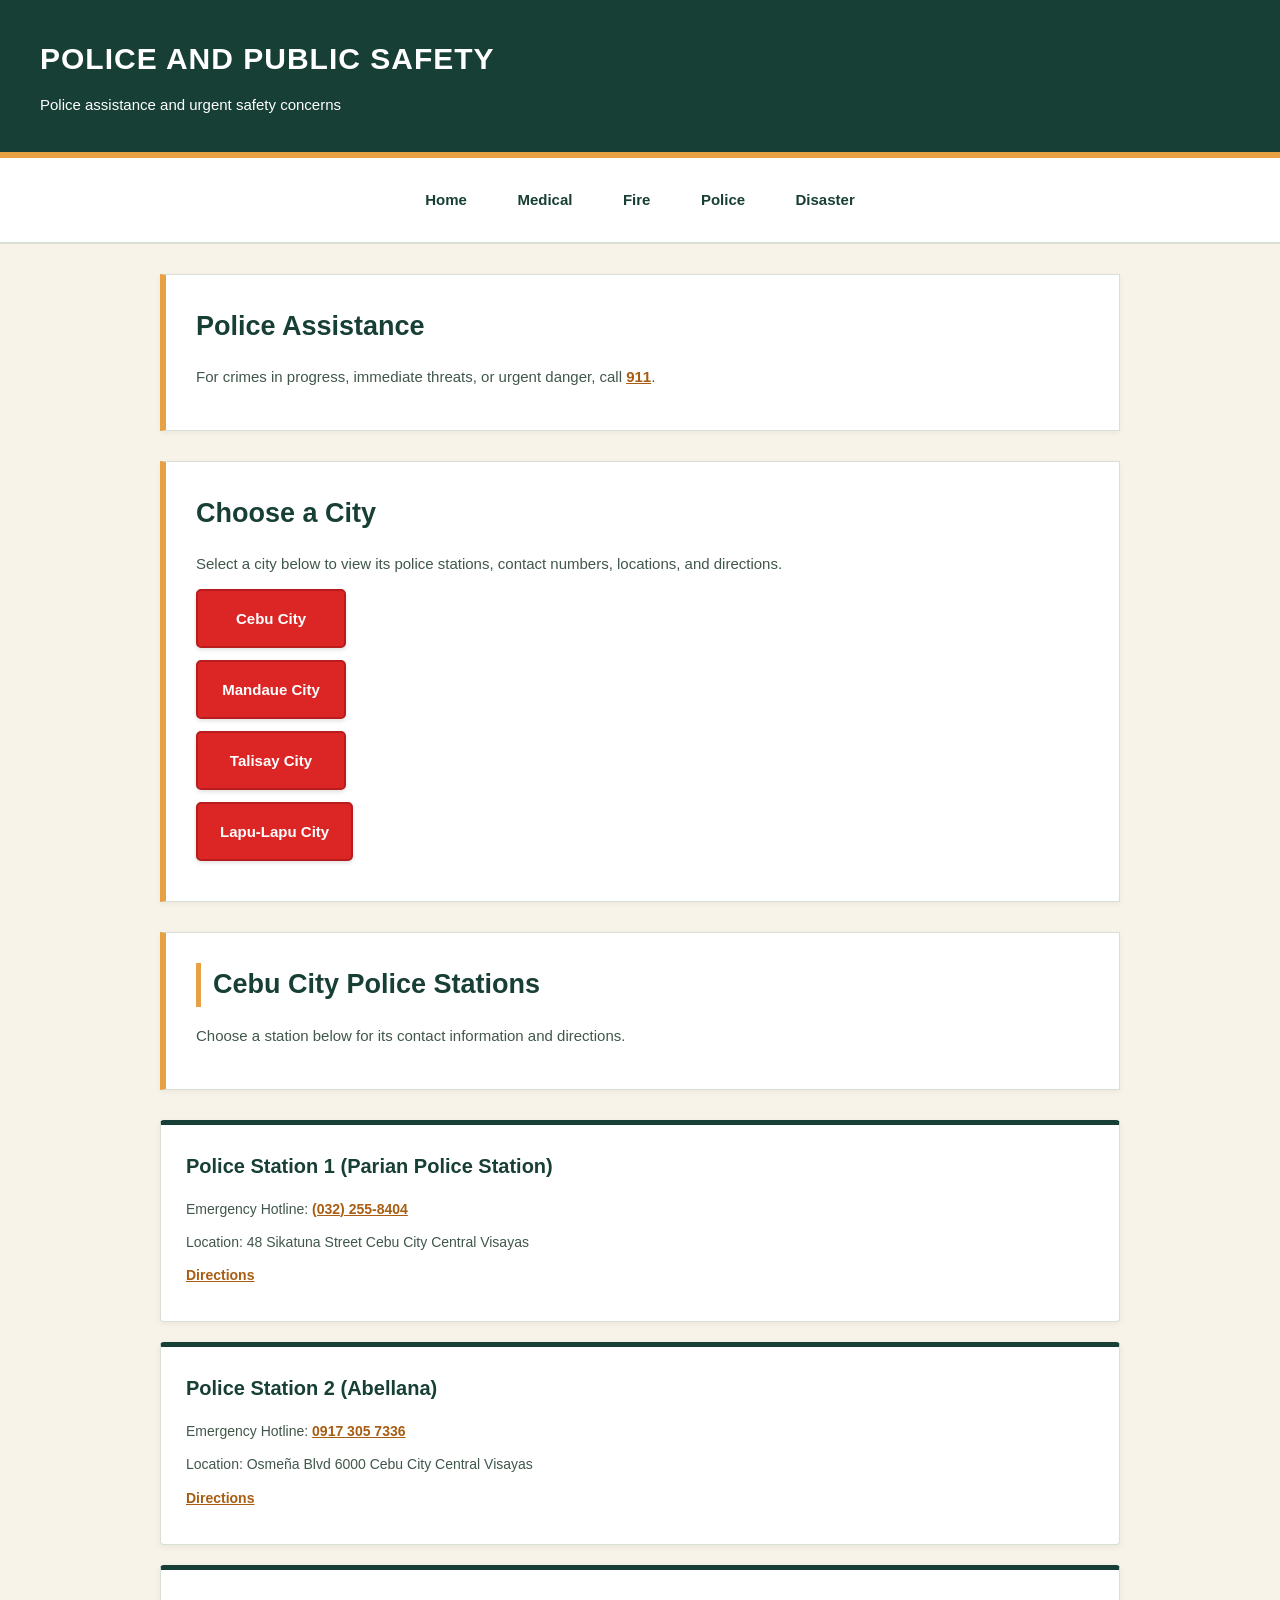
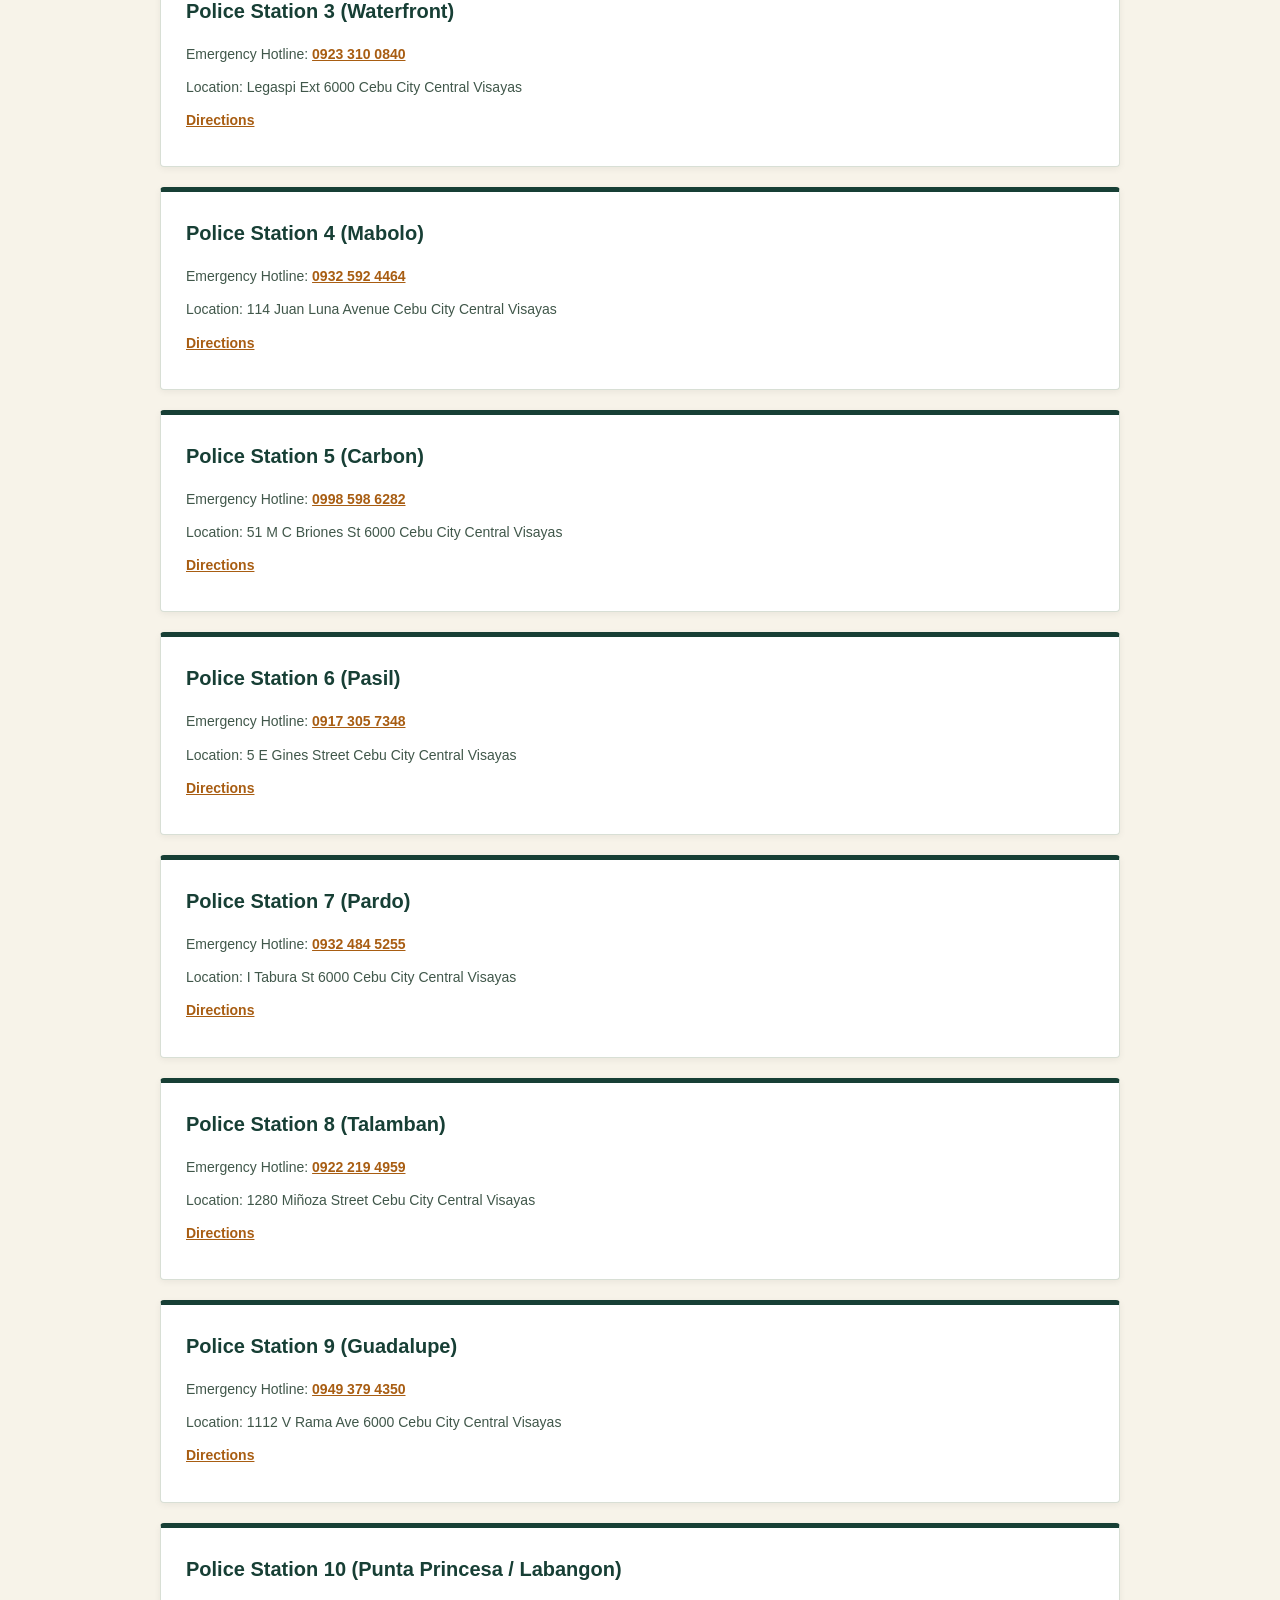
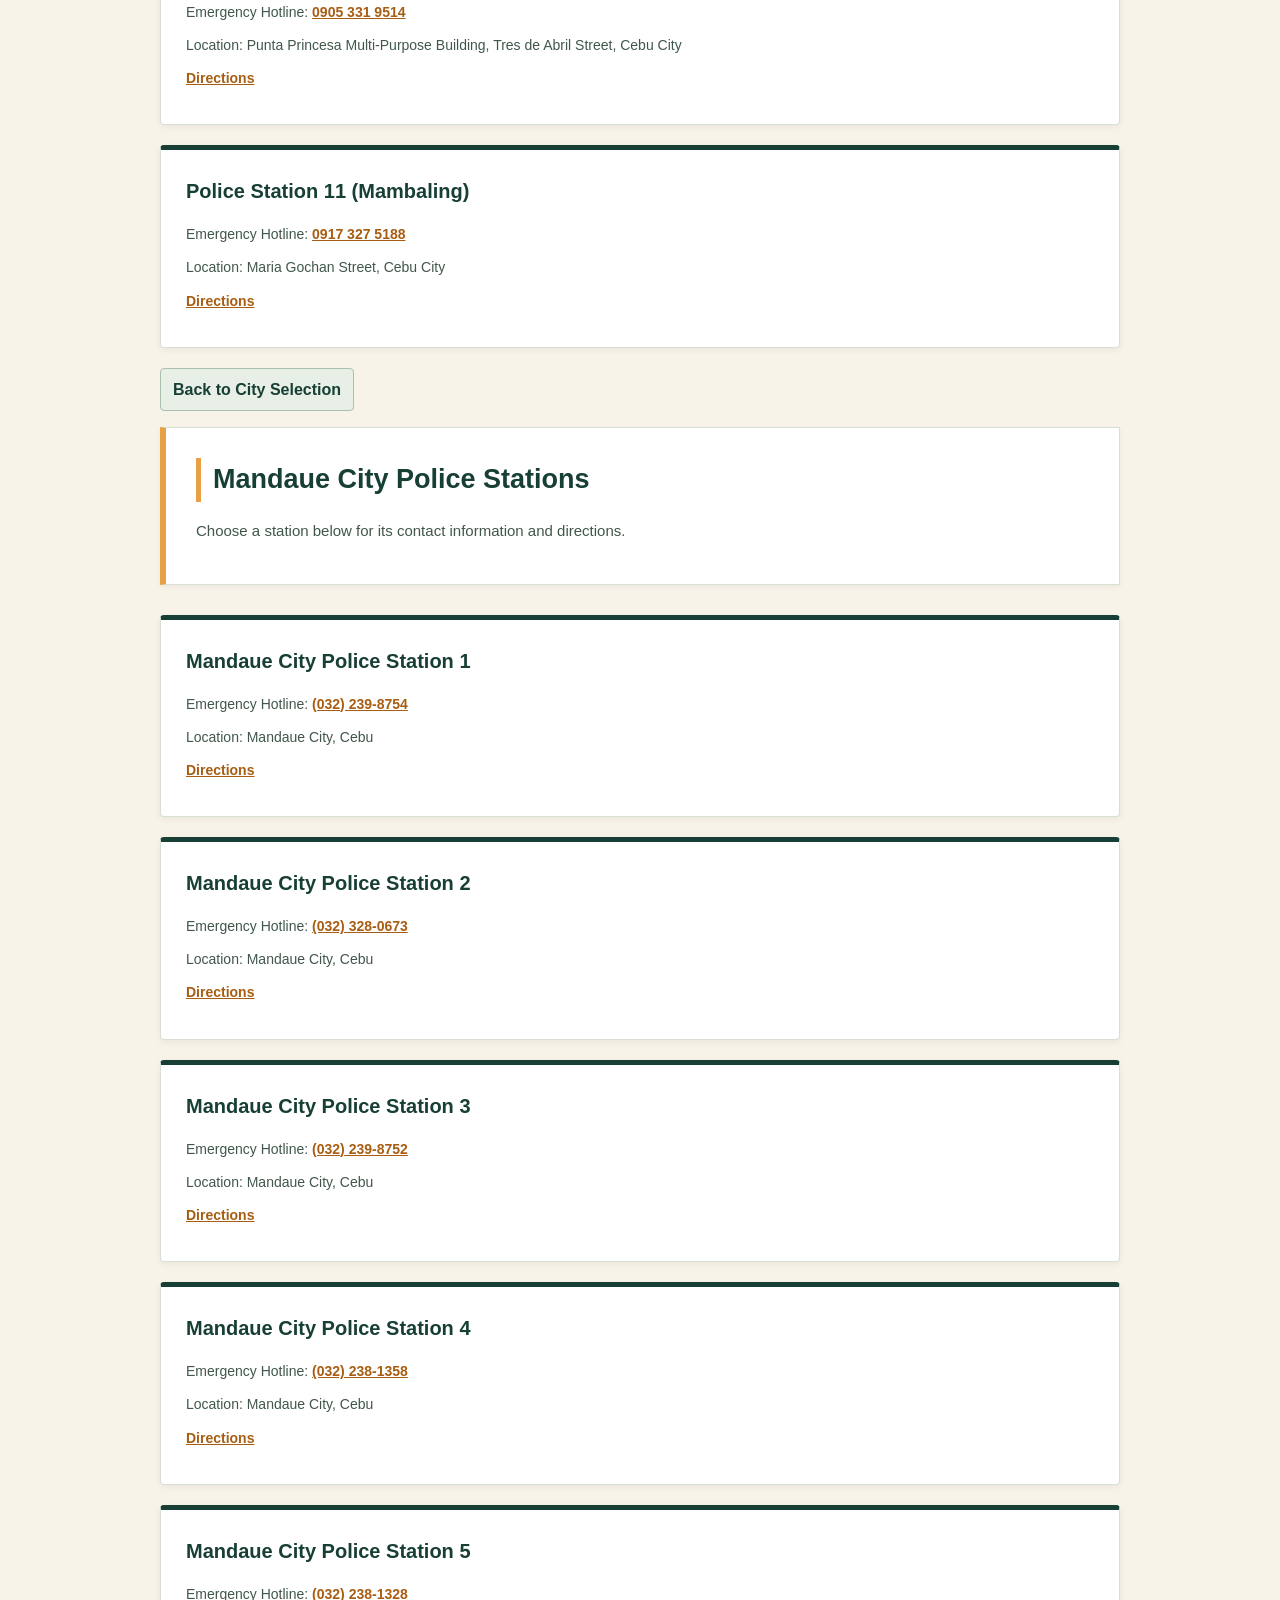
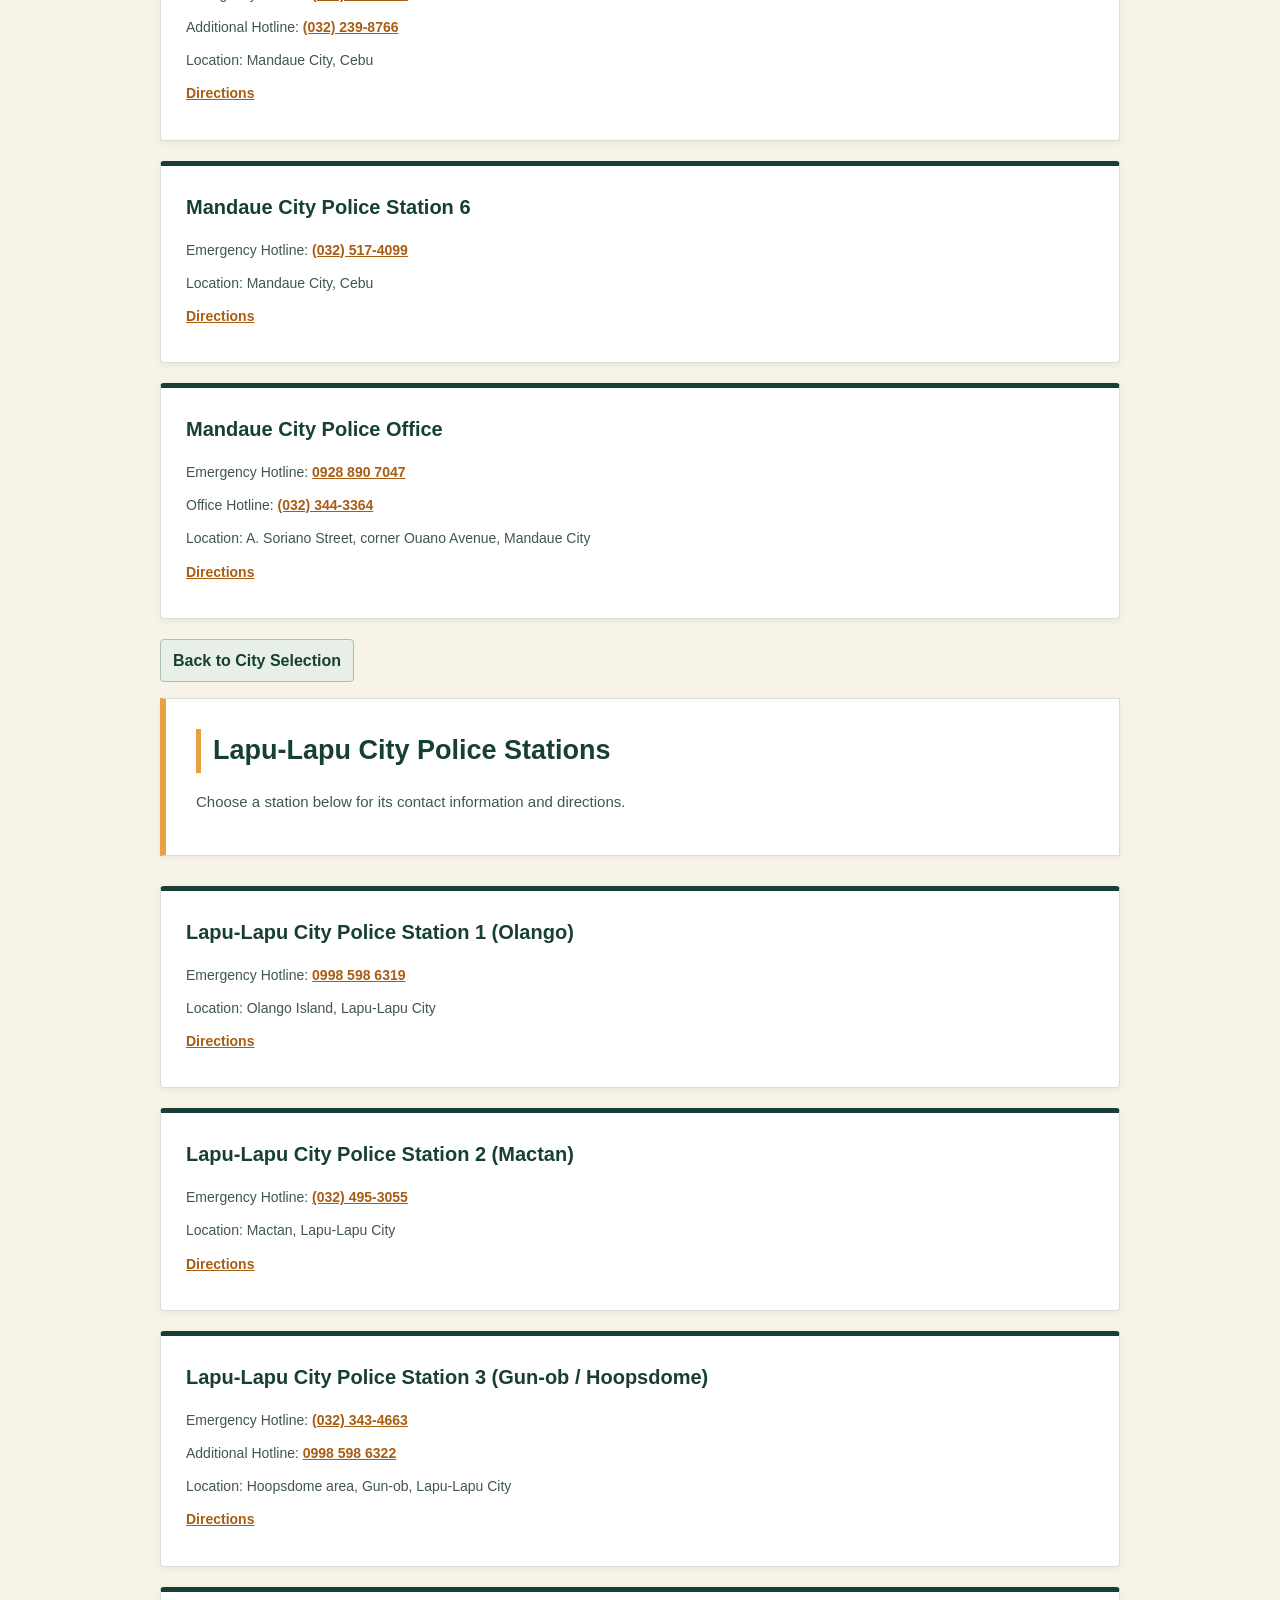
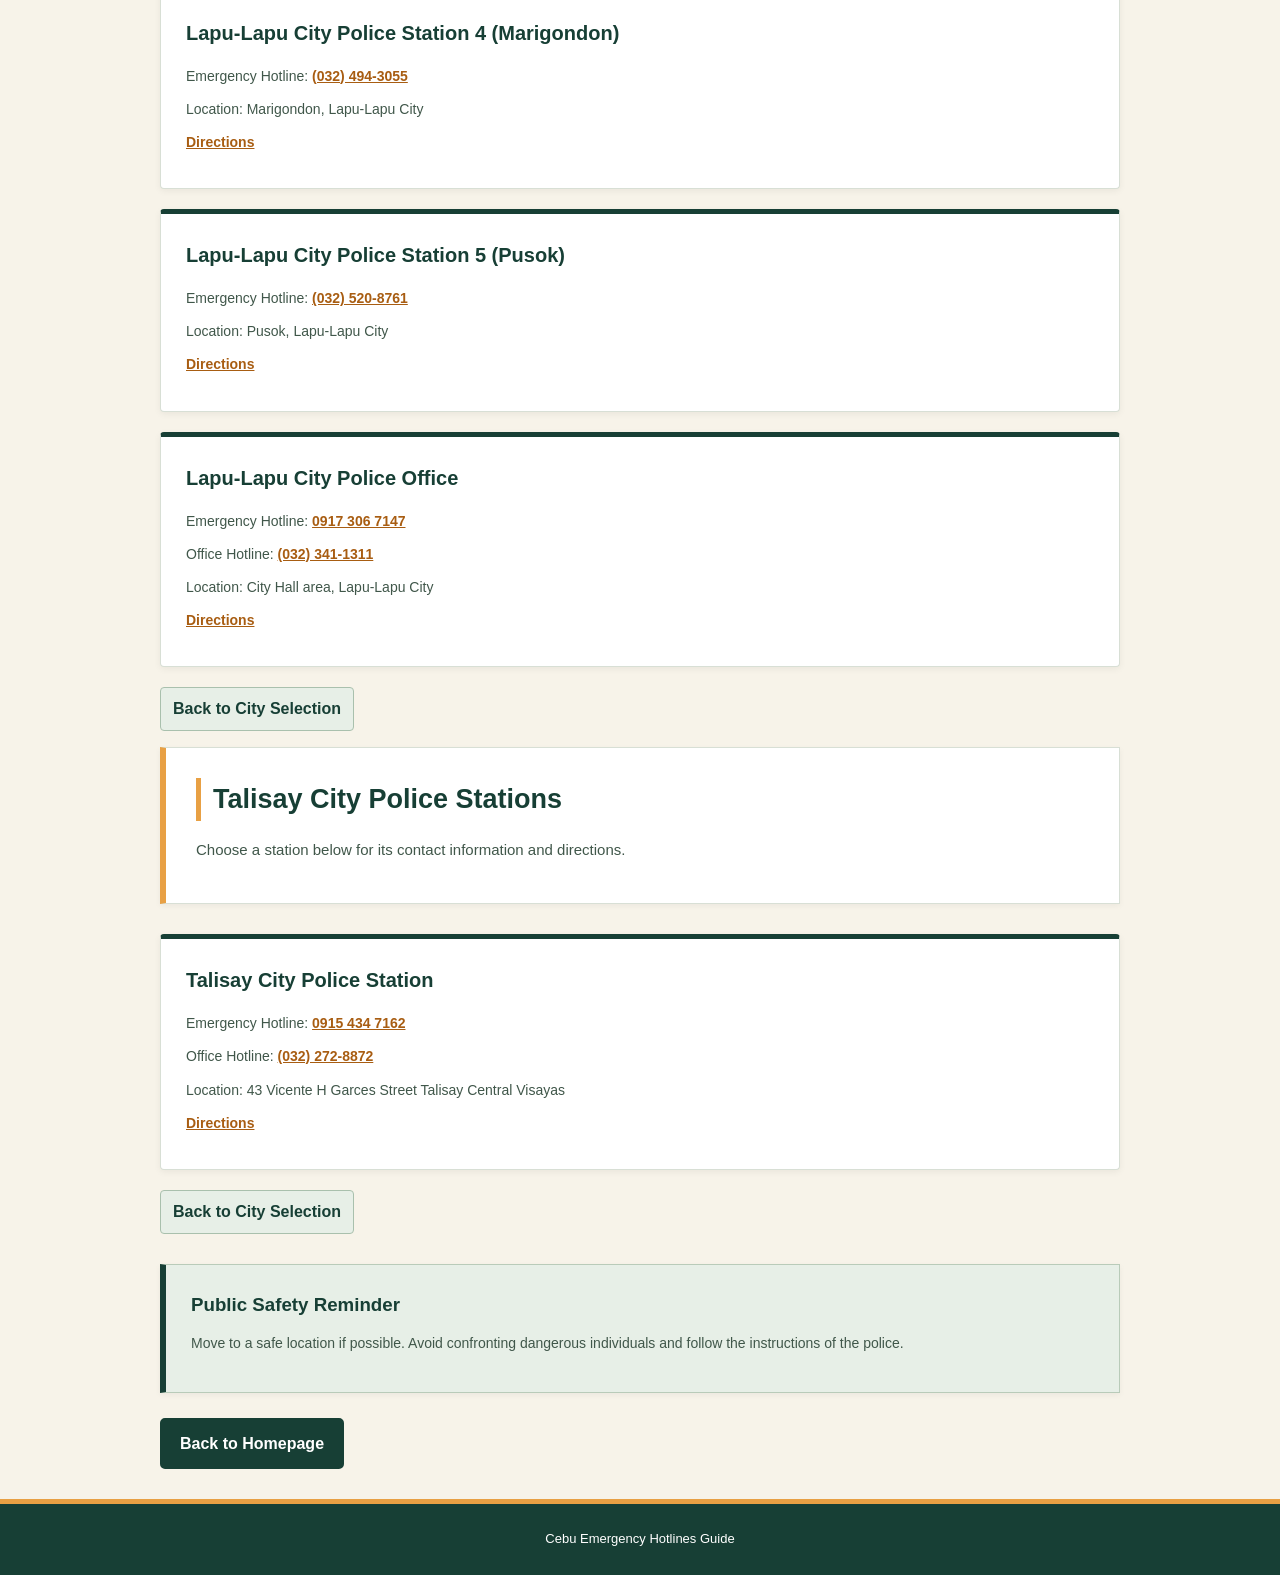
<file: police.html>
<!DOCTYPE html>
<html lang="en">

<head>
    <meta charset="UTF-8">
    <meta name="viewport" content="width=device-width, initial-scale=1.0">
    <title>Police Emergency Hotlines</title>
    <link rel="stylesheet" href="stylesheet.css">
</head>

<body id="top">

    <header>
        <h1>POLICE AND PUBLIC SAFETY</h1>
        <p>Police assistance and urgent safety concerns</p>
    </header>

    <nav>
        <a href="index.html">Home</a>
        <a href="medical.html">Medical</a>
        <a href="fire.html">Fire</a>
        <a href="police.html">Police</a>
        <a href="disaster.html">Disaster</a>
    </nav>

    <main>
        <div class="welcome">
            <h2>Police Assistance</h2>
            <p>
                For crimes in progress, immediate threats,
                or urgent danger, call <a href="tel:911">911</a>.
            </p>
        </div>

        <div class="welcome">
            <h2>Choose a City</h2>
            <p>Select a city below to view its police stations, contact numbers, locations, and directions.</p>
            <p><a class="emergency-link" href="#cebu-city">Cebu City</a>
               <a class="emergency-link" href="#mandaue-city">Mandaue City</a>
               <a class="emergency-link" href="#talisay-city">Talisay City</a>
               <a class="emergency-link" href="#lapu-lapu-city">Lapu-Lapu City</a></p>
        </div>

        <section id="cebu-city">
            <div class="welcome"><h2>Cebu City Police Stations</h2><p>Choose a station below for its contact information and directions.</p></div>
        <div class="emergency-card">
            <h3>Police Station 1 (Parian Police Station)</h3>
            <p>Emergency Hotline: <a href="tel:0322558404">(032) 255-8404</a></p>
            <p>Location: 48 Sikatuna Street Cebu City Central Visayas</p>
            <p>
                <a href="https://www.google.com/maps/search/?api=1&query=Police+Station+1+Parian+Sikatuna+Street+Cebu+City"
                    target="_blank" rel="noopener noreferrer">Directions</a>
            </p>
        </div>
        <div class="emergency-card">
            <h3>Police Station 2 (Abellana)</h3>
            <p>Emergency Hotline: <a href="tel:0917 305 7336">0917 305 7336</a></p>
            <p>Location: Osmeña Blvd 6000 Cebu City Central Visayas</p>
            <p>
                <a
                    href="https://www.bing.com/maps/directions?ty=17&chain=None&poicount=18&usebfpr=true&v=2&sV=1&FORM=MPSRPL&style=r&rtp=%7Epos.10.302179336547852_123.89559936523438_Osme%25C3%25B1a%2520Blvd%25206000%2520Cebu%2520City%2520Central%2520Visayas_Police%2520Station%25202%2520-%2520Abellana%252C%2520Cebu%2520City_ypid%3AYND4507C2D03E13541&cp=10.302179%7E123.895599&lvl=16">Directions</a>
            </p>
        </div>
        <div class="emergency-card">
            <h3>Police Station 3 (Waterfront)</h3>
            <p>Emergency Hotline: <a href="tel:0923 310 0840">0923 310 0840</a></p>
            <p>Location: Legaspi Ext 6000 Cebu City Central Visayas</p>
            <p>
                <a href="https://www.google.com/maps/search/?api=1&query=Police+Station+3+Waterfront+Cebu+City"
                    target="_blank" rel="noopener noreferrer">Directions</a>
            </p>
        </div>
        <div class="emergency-card">
            <h3>Police Station 4 (Mabolo)</h3>
            <p>Emergency Hotline: <a href="tel:0932 592 4464">0932 592 4464</a></p>
            <p>Location: 114 Juan Luna Avenue Cebu City Central Visayas</p>
            <p>
                <a href="https://www.google.com/maps/search/?api=1&query=Police+Station+4+Mabolo+Cebu+City"
                    target="_blank" rel="noopener noreferrer">Directions</a>
            </p>
        </div>
        <div class="emergency-card">
            <h3>Police Station 5 (Carbon)</h3>
            <p>Emergency Hotline: <a href="tel:0998 598 6282">0998 598 6282</a></p>
            <p>Location: 51 M C Briones St 6000 Cebu City Central Visayas</p>
            <p>
                <a href="https://www.google.com/maps/search/?api=1&query=Police+Station+5+Carbon+Cebu+City"
                    target="_blank" rel="noopener noreferrer">Directions</a>
            </p>
        </div>
        <div class="emergency-card">
            <h3>Police Station 6 (Pasil)</h3>
            <p>Emergency Hotline: <a href="tel:0917 305 7348">0917 305 7348</a></p>
            <p>Location: 5 E Gines Street Cebu City Central Visayas</p>
            <p>
                <a href="https://www.google.com/maps/search/?api=1&query=Police+Station+6+Pasil+Cebu+City"
                    target="_blank" rel="noopener noreferrer">Directions</a>
            </p>
        </div>
        <div class="emergency-card">
            <h3>Police Station 7 (Pardo)</h3>
            <p>Emergency Hotline: <a href="tel:0932 484 5255">0932 484 5255</a></p>
            <p>Location: I Tabura St 6000 Cebu City Central Visayas</p>
            <p>
                <a href="https://www.google.com/maps/search/?api=1&query=Police+Station+7+Pardo+Cebu+City"
                    target="_blank" rel="noopener noreferrer">Directions</a>
            </p>
        </div>
        <div class="emergency-card">
            <h3>Police Station 8 (Talamban)</h3>
            <p>Emergency Hotline: <a href="tel:0922 219 4959">0922 219 4959</a></p>
            <p>Location: 1280 Miñoza Street Cebu City Central Visayas</p>
            <p>
                <a href="https://www.google.com/maps/search/?api=1&query=Police+Station+8+Talamban+Cebu+City"
                    target="_blank" rel="noopener noreferrer">Directions</a>
            </p>
        </div>
        <div class="emergency-card">
            <h3>Police Station 9 (Guadalupe)</h3>
            <p>Emergency Hotline: <a href="tel:0949 379 4350">0949 379 4350</a></p>
            <p>Location: 1112 V Rama Ave 6000 Cebu City Central Visayas</p>
            <p>
                <a href="https://www.google.com/maps/search/?api=1&query=Police+Station+9+Guadalupe+Cebu+City"
                    target="_blank" rel="noopener noreferrer">Directions</a>
            </p>
        </div>
        <div class="emergency-card">
            <h3>Police Station 10 (Punta Princesa / Labangon)</h3>
            <p>Emergency Hotline: <a href="tel:09053319514">0905 331 9514</a></p>
            <p>Location: Punta Princesa Multi-Purpose Building, Tres de Abril Street, Cebu City</p>
            <p>
                <a href="https://www.google.com/maps/search/?api=1&query=Police+Station+10+Punta+Princesa+Tres+de+Abril+Street+Cebu+City"
                    target="_blank" rel="noopener noreferrer">Directions</a>
            </p>
        </div>
        <div class="emergency-card">
            <h3>Police Station 11 (Mambaling)</h3>
            <p>Emergency Hotline: <a href="tel:09173275188">0917 327 5188</a></p>
            <p>Location: Maria Gochan Street, Cebu City</p>
            <p>
                <a href="https://www.google.com/maps/search/?api=1&query=Police+Station+11+Mambaling+Maria+Gochan+Street+Cebu+City"
                    target="_blank" rel="noopener noreferrer">Directions</a>
            </p>
        </div>
            <p><a href="#top">Back to City Selection</a></p>
        </section>

        <section id="mandaue-city">
            <div class="welcome"><h2>Mandaue City Police Stations</h2><p>Choose a station below for its contact information and directions.</p></div>
            <!-- MANDAUE CITY POLICE STATION 1 -->
        <div class="emergency-card">
            <h3>Mandaue City Police Station 1</h3>
            <p>Emergency Hotline: <a href="tel:0322398754">(032) 239-8754</a></p>
            <p>Location: Mandaue City, Cebu</p>
            <p><a href="https://www.google.com/maps/search/?api=1&query=Mandaue+City+Police+Station+1+Cebu" target="_blank" rel="noopener noreferrer">Directions</a></p>
        </div>
            <!-- MANDAUE CITY POLICE STATION 2 -->
        <div class="emergency-card">
            <h3>Mandaue City Police Station 2</h3>
            <p>Emergency Hotline: <a href="tel:0323280673">(032) 328-0673</a></p>
            <p>Location: Mandaue City, Cebu</p>
            <p><a href="https://www.google.com/maps/search/?api=1&query=Mandaue+City+Police+Station+2+Cebu" target="_blank" rel="noopener noreferrer">Directions</a></p>
        </div>
            <!-- MANDAUE CITY POLICE STATION 3 -->
        <div class="emergency-card">
            <h3>Mandaue City Police Station 3</h3>
            <p>Emergency Hotline: <a href="tel:0322398752">(032) 239-8752</a></p>
            <p>Location: Mandaue City, Cebu</p>
            <p><a href="https://www.google.com/maps/search/?api=1&query=Mandaue+City+Police+Station+3+Cebu" target="_blank" rel="noopener noreferrer">Directions</a></p>
        </div>
            <!-- MANDAUE CITY POLICE STATION 4 -->
        <div class="emergency-card">
            <h3>Mandaue City Police Station 4</h3>
            <p>Emergency Hotline: <a href="tel:0322381358">(032) 238-1358</a></p>
            <p>Location: Mandaue City, Cebu</p>
            <p><a href="https://www.google.com/maps/search/?api=1&query=Mandaue+City+Police+Station+4+Cebu" target="_blank" rel="noopener noreferrer">Directions</a></p>
        </div>
            <!-- MANDAUE CITY POLICE STATION 5 -->
        <div class="emergency-card">
            <h3>Mandaue City Police Station 5</h3>
            <p>Emergency Hotline: <a href="tel:0322381328">(032) 238-1328</a></p>
            <p>Additional Hotline: <a href="tel:0322398766">(032) 239-8766</a></p>
            <p>Location: Mandaue City, Cebu</p>
            <p><a href="https://www.google.com/maps/search/?api=1&query=Mandaue+City+Police+Station+5+Cebu" target="_blank" rel="noopener noreferrer">Directions</a></p>
        </div>
            <!-- MANDAUE CITY POLICE STATION 6 -->
        <div class="emergency-card">
            <h3>Mandaue City Police Station 6</h3>
            <p>Emergency Hotline: <a href="tel:0325174099">(032) 517-4099</a></p>
            <p>Location: Mandaue City, Cebu</p>
            <p><a href="https://www.google.com/maps/search/?api=1&query=Mandaue+City+Police+Station+6+Cebu" target="_blank" rel="noopener noreferrer">Directions</a></p>
        </div>
            <!-- MANDAUE CITY POLICE OFFICE -->
        <div class="emergency-card">
            <h3>Mandaue City Police Office</h3>
            <p>Emergency Hotline: <a href="tel:09288907047">0928 890 7047</a></p>
            <p>Office Hotline: <a href="tel:0323443364">(032) 344-3364</a></p>
            <p>Location: A. Soriano Street, corner Ouano Avenue, Mandaue City</p>
            <p><a href="https://www.google.com/maps/search/?api=1&query=Mandaue+City+Police+Office+A+Soriano+Street+Ouano+Avenue" target="_blank" rel="noopener noreferrer">Directions</a></p>
        </div>
            <p><a href="#top">Back to City Selection</a></p>
        </section>

        <section id="lapu-lapu-city">
            <div class="welcome"><h2>Lapu-Lapu City Police Stations</h2><p>Choose a station below for its contact information and directions.</p></div>
            <!-- LAPU-LAPU CITY POLICE STATION 1 -->
        <div class="emergency-card">
            <h3>Lapu-Lapu City Police Station 1 (Olango)</h3>
            <p>Emergency Hotline: <a href="tel:09985986319">0998 598 6319</a></p>
            <p>Location: Olango Island, Lapu-Lapu City</p>
            <p><a href="https://www.google.com/maps/search/?api=1&query=Lapu-Lapu+Police+Station+1+Olango+Island+Cebu" target="_blank" rel="noopener noreferrer">Directions</a></p>
        </div>
            <!-- LAPU-LAPU CITY POLICE STATION 2 -->
        <div class="emergency-card">
            <h3>Lapu-Lapu City Police Station 2 (Mactan)</h3>
            <p>Emergency Hotline: <a href="tel:0324953055">(032) 495-3055</a></p>
            <p>Location: Mactan, Lapu-Lapu City</p>
            <p><a href="https://www.google.com/maps/search/?api=1&query=Lapu-Lapu+Police+Station+2+Mactan+Cebu" target="_blank" rel="noopener noreferrer">Directions</a></p>
        </div>
            <!-- LAPU-LAPU CITY POLICE STATION 3 -->
        <div class="emergency-card">
            <h3>Lapu-Lapu City Police Station 3 (Gun-ob / Hoopsdome)</h3>
            <p>Emergency Hotline: <a href="tel:0323434663">(032) 343-4663</a></p>
            <p>Additional Hotline: <a href="tel:09985986322">0998 598 6322</a></p>
            <p>Location: Hoopsdome area, Gun-ob, Lapu-Lapu City</p>
            <p><a href="https://www.google.com/maps/search/?api=1&query=Lapu-Lapu+Police+Station+3+Gun-ob+Hoopsdome+Cebu" target="_blank" rel="noopener noreferrer">Directions</a></p>
        </div>
            <!-- LAPU-LAPU CITY POLICE STATION 4 -->
        <div class="emergency-card">
            <h3>Lapu-Lapu City Police Station 4 (Marigondon)</h3>
            <p>Emergency Hotline: <a href="tel:0324943055">(032) 494-3055</a></p>
            <p>Location: Marigondon, Lapu-Lapu City</p>
            <p><a href="https://www.google.com/maps/search/?api=1&query=Lapu-Lapu+Police+Station+4+Marigondon+Cebu" target="_blank" rel="noopener noreferrer">Directions</a></p>
        </div>
            <!-- LAPU-LAPU CITY POLICE STATION 5 -->
        <div class="emergency-card">
            <h3>Lapu-Lapu City Police Station 5 (Pusok)</h3>
            <p>Emergency Hotline: <a href="tel:0325208761">(032) 520-8761</a></p>
            <p>Location: Pusok, Lapu-Lapu City</p>
            <p><a href="https://www.google.com/maps/search/?api=1&query=Lapu-Lapu+Police+Station+5+Pusok+Cebu" target="_blank" rel="noopener noreferrer">Directions</a></p>
        </div>
            <!-- LAPU-LAPU CITY POLICE OFFICE -->
        <div class="emergency-card">
            <h3>Lapu-Lapu City Police Office</h3>
            <p>Emergency Hotline: <a href="tel:09173067147">0917 306 7147</a></p>
            <p>Office Hotline: <a href="tel:0323411311">(032) 341-1311</a></p>
            <p>Location: City Hall area, Lapu-Lapu City</p>
            <p><a href="https://www.google.com/maps/search/?api=1&query=Lapu-Lapu+City+Police+Office+City+Hall+Cebu" target="_blank" rel="noopener noreferrer">Directions</a></p>
        </div>
            <p><a href="#top">Back to City Selection</a></p>
        </section>

        <section id="talisay-city">
            <div class="welcome"><h2>Talisay City Police Stations</h2><p>Choose a station below for its contact information and directions.</p></div>
            <!-- TALISAY CITY POLICE STATION -->
        <div class="emergency-card">
            <h3>Talisay City Police Station</h3>
            <p>Emergency Hotline: <a href="tel:09154347162">0915 434 7162</a></p>
            <p>Office Hotline: <a href="tel:0322728872">(032) 272-8872</a></p>
            <p>Location: 43 Vicente H Garces Street Talisay Central Visayas</p>
            <p><a href="https://www.google.com/maps/search/?api=1&query=Talisay+City+Police+Station+Cebu" target="_blank" rel="noopener noreferrer">Directions</a></p>
        </div>
            <p><a href="#top">Back to City Selection</a></p>
        </section>

        <div class="reminder">
            <h3>Public Safety Reminder</h3>
            <p>
                Move to a safe location if possible.
                Avoid confronting dangerous individuals
                and follow the instructions of the police.
            </p>
        </div>

        <p><a href="index.html">Back to Homepage</a></p>
    </main>

    <div class="bottom-note">
        <p>Cebu Emergency Hotlines Guide</p>
    </div>

</body>

</html>
</file>
<file: stylesheet.css>
/* =========================================
   GENERAL DESIGN
   ========================================= */

* {
    box-sizing: border-box;
}

html {
    scroll-behavior: smooth;
}

body {
    background-color: #f7f3e9;
    color: #25372f;
    font-family: Arial, Helvetica, sans-serif;
    margin: 0;
    padding: 0;
    line-height: 1.6;
}


/* =========================================
   HEADER
   ========================================= */

header {
    background-color: #173f35;
    color: #ffffff;
    text-align: left;
    padding: 35px 40px;
    border-bottom: 6px solid #e8a044;
}

header h1 {
    color: #ffffff;
    font-size: 30px;
    margin: 0 0 10px 0;
    letter-spacing: 1px;
}

header p {
    color: #ffffff;
    font-size: 15px;
    margin: 0;
}


/* =========================================
   NAVIGATION BAR
   ========================================= */

nav {
    background-color: #ffffff;
    text-align: center;
    padding: 15px 20px;
    border-bottom: 2px solid #d8dfd5;
}

nav a {
    display: inline-block;
    color: #173f35;
    background-color: transparent;
    text-decoration: none;

    font-size: 15px;
    font-weight: bold;

    padding: 10px 18px;
    margin: 3px;

    border: 2px solid transparent;
    border-radius: 5px;

    transition: 0.2s ease;
}

nav a:hover {
    background-color: #173f35;
    color: #ffffff;

    border-color: #173f35;
}

nav a:active {
    background-color: #0f2d26;
    color: #ffffff;
}


/* =========================================
   MAIN CONTENT
   ========================================= */

main {
    max-width: 1000px;
    margin: 30px auto;
    padding: 0 20px;
}


/* =========================================
   WELCOME / INTRODUCTION
   ========================================= */

.welcome {
    background-color: #ffffff;

    padding: 30px;

    margin-bottom: 30px;

    border: 1px solid #d8dfd5;
    border-left: 6px solid #e8a044;

    box-shadow: 0 2px 6px rgba(0, 0, 0, 0.05);
}

.welcome h2 {
    color: #173f35;
    font-size: 27px;

    margin-top: 0;
    margin-bottom: 15px;
}

.welcome h3 {
    color: #173f35;
    font-size: 20px;

    margin-top: 25px;
    margin-bottom: 15px;
}

.welcome p {
    color: #40574a;

    font-size: 15px;
    line-height: 1.8;

    margin: 10px 0;
}


/* =========================================
   NORMAL LINKS INSIDE WELCOME
   ========================================= */

.welcome p a:not(.emergency-link) {
    color: #a85d12;
    font-weight: bold;
    text-decoration: underline;
}

.welcome p a:not(.emergency-link):hover {
    color: #7c420d;
}


/* =========================================
   CITY EMERGENCY BUTTONS
   ========================================= */

.emergency-link {
    display: block;

    width: fit-content;
    min-width: 150px;

    background-color: #dc2626;
    color: #ffffff !important;

    text-decoration: none !important;

    font-size: 15px;
    font-weight: bold;

    text-align: center;

    padding: 14px 22px;

    margin-top: 12px;

    border: 2px solid #b91c1c;
    border-radius: 5px;

    box-shadow: 0 2px 4px rgba(0, 0, 0, 0.12);

    transition: all 0.2s ease;
}


/* BUTTON HOVER */

.emergency-link:hover {
    background-color: #991b1b;
    color: #ffffff !important;

    border-color: #7f1d1d;

    transform: translateX(4px);

    box-shadow: 0 4px 8px rgba(0, 0, 0, 0.18);
}


/* BUTTON FOCUS */

.emergency-link:focus {
    outline: 3px solid #f2b35f;
    outline-offset: 3px;
}


/* =========================================
   EMERGENCY CONTAINER
   ========================================= */

.emergency-container {
    background-color: #f7f3e9;
    padding: 0;
}


/* =========================================
   CITY SECTION HEADINGS
   ========================================= */

section h2 {
    color: #173f35;

    font-size: 25px;

    margin-top: 25px;
    margin-bottom: 20px;

    border-left: 5px solid #e8a044;
    padding-left: 12px;
}


/* =========================================
   EMERGENCY INFORMATION CARDS
   ========================================= */

.emergency-card {
    background-color: #ffffff;

    padding: 25px;

    margin-bottom: 20px;

    border: 1px solid #d8dfd5;
    border-top: 5px solid #173f35;

    border-radius: 4px;

    box-shadow: 0 2px 7px rgba(0, 0, 0, 0.06);

    transition: 0.2s ease;
}


/* CARD HOVER */

.emergency-card:hover {
    transform: translateY(-2px);

    box-shadow: 0 5px 12px rgba(0, 0, 0, 0.10);
}


/* CARD TITLE */

.emergency-card h3 {
    color: #173f35;

    font-size: 20px;

    margin-top: 0;
    margin-bottom: 15px;
}


/* CARD TEXT */

.emergency-card p {
    color: #40574a;

    font-size: 14px;

    line-height: 1.8;

    margin: 8px 0;
}


/* PHONE NUMBERS / LINKS */

.emergency-card a {
    color: #a85d12;

    font-weight: bold;

    text-decoration: underline;
}

.emergency-card a:hover {
    color: #7c420d;
}


/* =========================================
   PUBLIC / PRIVATE HOSPITAL HEADINGS
   ========================================= */

main > section > h2 {
    margin-top: 30px;
}


/* =========================================
   HORIZONTAL LINE
   ========================================= */

hr {
    border: 0;

    border-top: 2px solid #d8dfd5;

    margin-top: 35px;
    margin-bottom: 35px;
}


/* =========================================
   BACK TO CITY SELECTION
   ========================================= */

section > p > a {
    display: inline-block;

    color: #173f35;

    font-weight: bold;

    text-decoration: none;

    padding: 8px 12px;

    border: 1px solid #a9c0ad;
    border-radius: 4px;

    background-color: #e7efe7;

    transition: 0.2s ease;
}

section > p > a:hover {
    background-color: #173f35;
    color: #ffffff;

    border-color: #173f35;
}


/* =========================================
   SAFETY / MEDICAL REMINDER
   ========================================= */

.reminder {
    background-color: #e7efe7;

    padding: 25px;

    margin-top: 30px;
    margin-bottom: 25px;

    border: 1px solid #b9cbb9;
    border-left: 6px solid #173f35;

    box-shadow: 0 2px 6px rgba(0, 0, 0, 0.05);
}

.reminder h2,
.reminder h3 {
    color: #173f35;

    margin-top: 0;
    margin-bottom: 12px;
}

.reminder p {
    color: #40574a;

    font-size: 14px;

    line-height: 1.8;

    margin: 10px 0;
}

.reminder a {
    color: #a85d12;

    font-weight: bold;
}


/* =========================================
   GENERAL LINKS
   ========================================= */

a {
    color: #a85d12;
}

a:hover {
    color: #7c420d;
}


/* =========================================
   BACK TO HOMEPAGE
   ========================================= */

main > p:last-child {
    margin-top: 25px;
    margin-bottom: 25px;
}

main > p:last-child a {
    display: inline-block;

    background-color: #173f35;
    color: #ffffff;

    text-decoration: none;

    font-weight: bold;

    padding: 11px 18px;

    border: 2px solid #173f35;
    border-radius: 5px;

    transition: 0.2s ease;
}

main > p:last-child a:hover {
    background-color: #0f2d26;

    border-color: #0f2d26;

    transform: translateY(-2px);
}


/* =========================================
   BOTTOM INFORMATION
   ========================================= */

.bottom-note {
    background-color: #173f35;

    color: #ffffff;

    text-align: center;

    padding: 20px;

    border-top: 5px solid #e8a044;
}

.bottom-note p {
    color: #ffffff;

    font-size: 13px;

    margin: 5px;
}


/* =========================================
   MOBILE / SMALL SCREEN
   ========================================= */

@media screen and (max-width: 700px) {

    header {
        padding: 25px 20px;
    }

    header h1 {
        font-size: 24px;
    }

    nav {
        padding: 10px;
    }

    nav a {
        display: block;

        margin: 5px 0;

        width: 100%;
    }

    main {
        margin: 20px auto;
        padding: 0 12px;
    }

    .welcome {
        padding: 22px;
    }

    .welcome h2 {
        font-size: 23px;
    }

    .emergency-link {
        width: 100%;
        max-width: 250px;
    }

    .emergency-card {
        padding: 20px;
    }

    .emergency-card h3 {
        font-size: 18px;
    }

    section h2 {
        font-size: 22px;
    }

}
</file>
